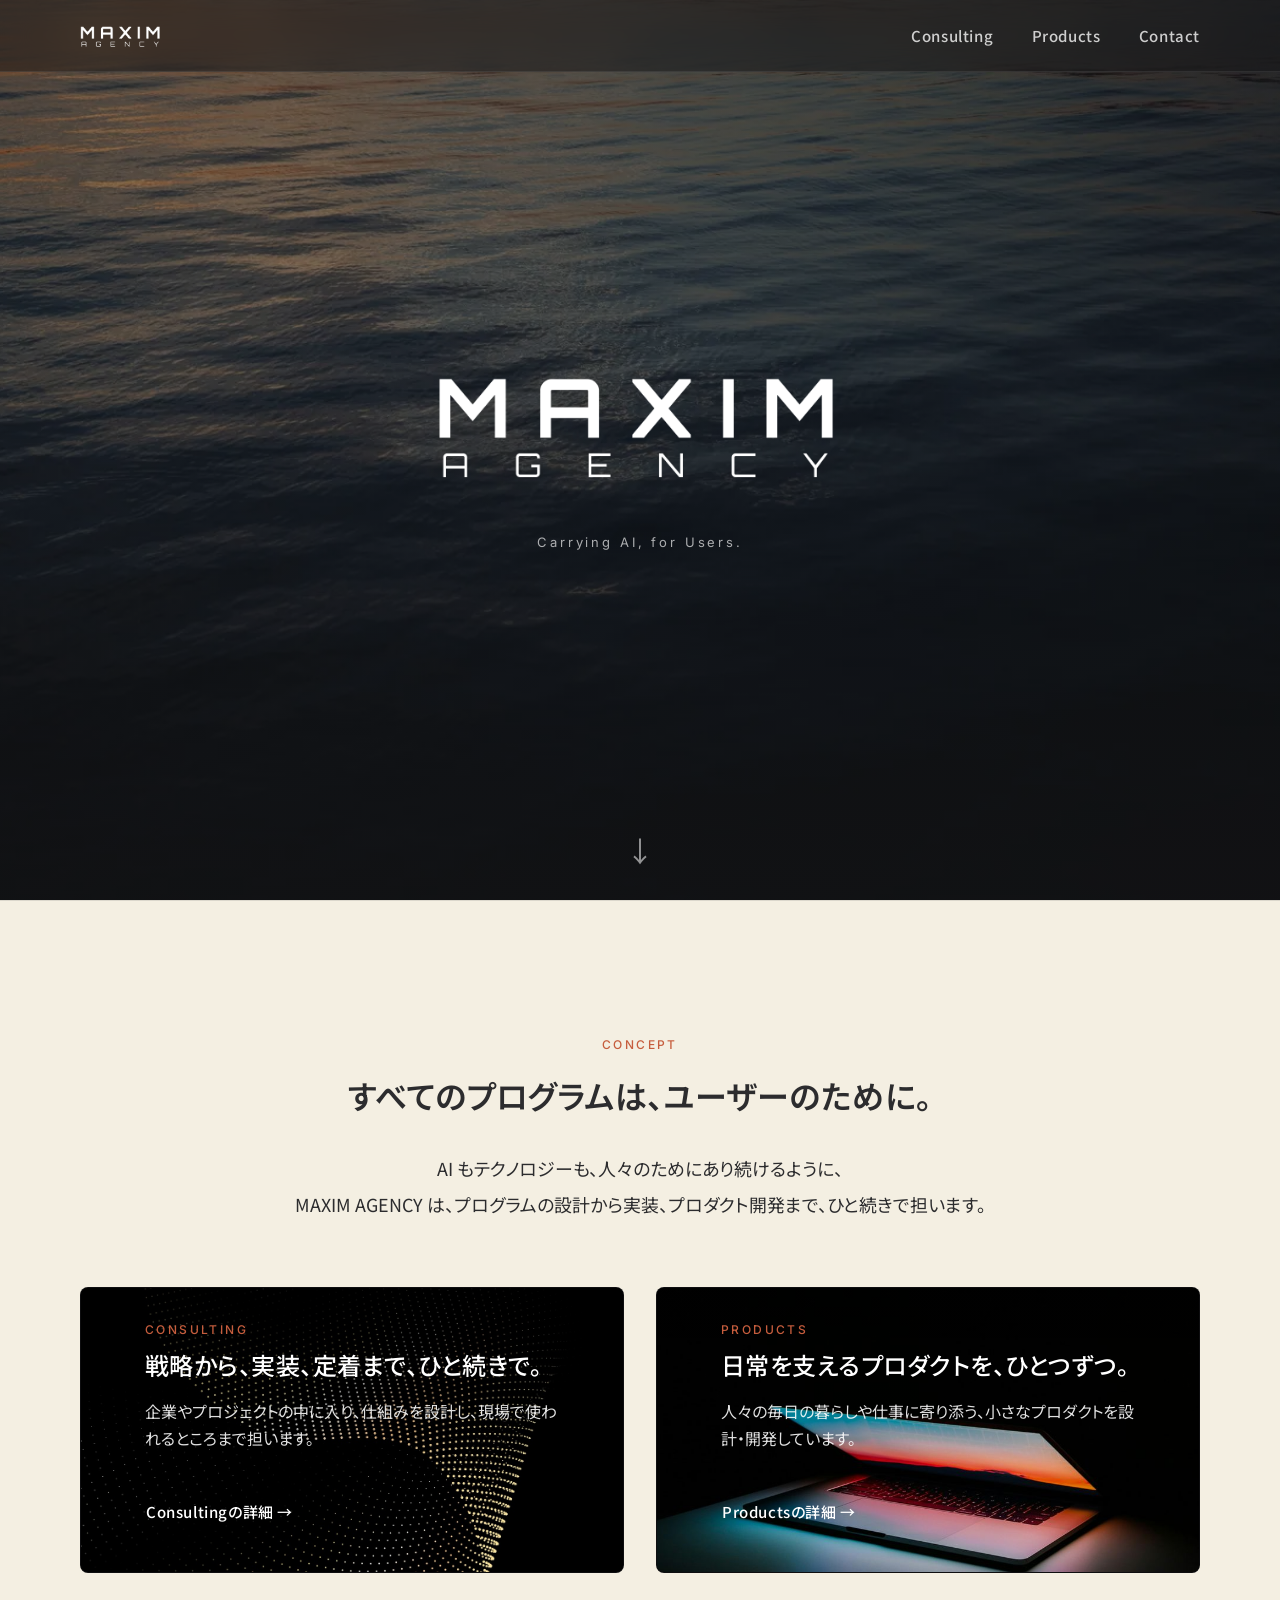
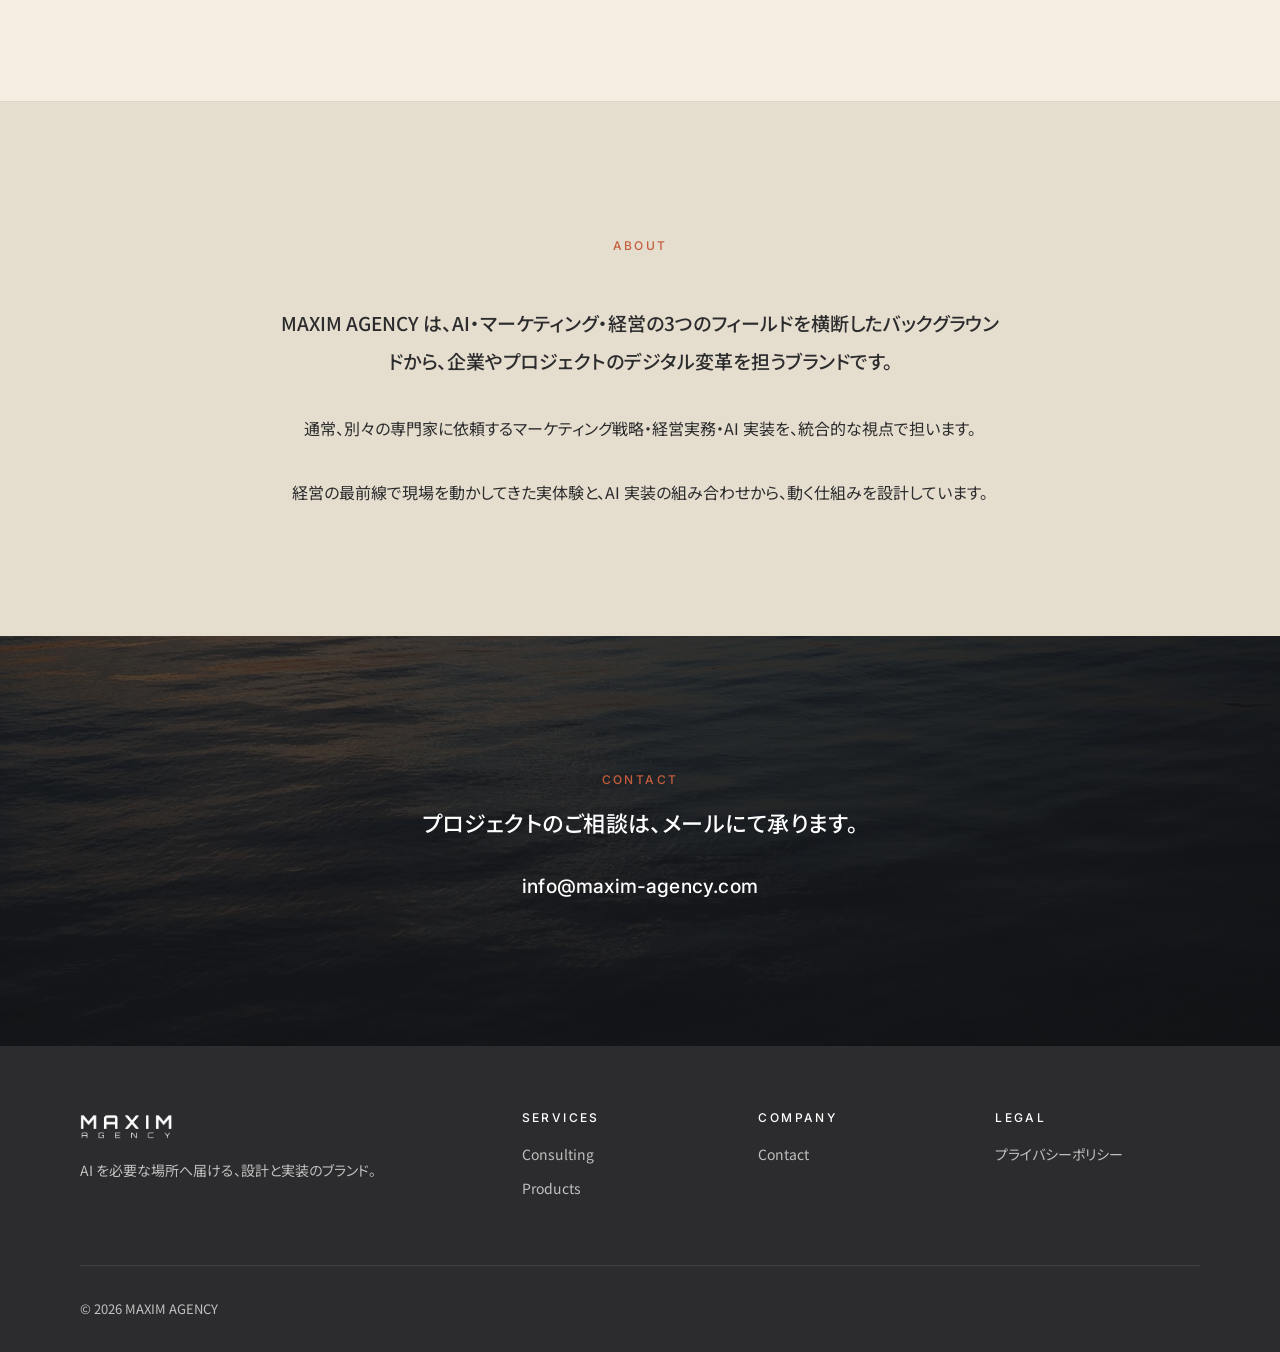
<file: index.html>
<!DOCTYPE html>
<html lang="ja">
<head>
<meta charset="utf-8">
<meta name="viewport" content="width=device-width, initial-scale=1.0">

<script async src="https://www.googletagmanager.com/gtag/js?id=G-1SFV9Q998X"></script>
<script>
  window.dataLayer = window.dataLayer || [];
  function gtag(){dataLayer.push(arguments);}
  gtag('js', new Date());
  gtag('config', 'G-1SFV9Q998X');
</script>

<title>MAXIM AGENCY — AI を必要な場所へ届ける、設計と実装のブランド</title>
<meta name="description" content="MAXIM AGENCY は、AI を必要な場所へ届ける、設計と実装のブランドです。Consulting と Products の 2 事業を展開しています。">
<link rel="canonical" href="https://maxim-agency.com/">

<link rel="icon" href="/favicon.ico" sizes="32x32 16x16">
<link rel="icon" href="/favicon.svg" type="image/svg+xml">
<link rel="icon" href="/favicon.png" type="image/png">
<link rel="apple-touch-icon" href="/apple-touch-icon.png">

<meta property="og:type" content="website">
<meta property="og:url" content="https://maxim-agency.com/">
<meta property="og:title" content="MAXIM AGENCY — AI を必要な場所へ届ける、設計と実装のブランド">
<meta property="og:description" content="MAXIM AGENCY は、AI を必要な場所へ届ける、設計と実装のブランドです。Consulting と Products の 2 事業を展開しています。">
<meta property="og:image" content="https://maxim-agency.com/og-image.jpg">
<meta property="og:locale" content="ja_JP">
<meta name="twitter:card" content="summary_large_image">

<link rel="preload" as="image" type="image/webp" imagesrcset="/hero-768.webp 768w, /hero-1280.webp 1280w, /hero-1920.webp 1920w" imagesizes="(max-width: 768px) 768px, (max-width: 1280px) 1280px, 1920px" fetchpriority="high">

<link rel="preconnect" href="https://fonts.googleapis.com">
<link rel="preconnect" href="https://fonts.gstatic.com" crossorigin>
<link href="https://fonts.googleapis.com/css2?family=Inter:wght@400;500;600&family=Noto+Sans+JP:wght@400;500;600&display=swap" rel="stylesheet">

<link rel="stylesheet" href="/assets/css/style.css?v=20260512c">
</head>
<body>

<nav class="nav" aria-label="グローバルナビゲーション">
  <div class="container nav-inner">
    <a href="/" class="nav-logo" aria-label="MAXIM AGENCY ホーム">
      <img src="/new-logo-black.png" alt="MAXIM AGENCY" class="logo-default">
      <img src="/new-logo-white.png" alt="" class="logo-on-hero" aria-hidden="true">
    </a>
    <button class="nav-toggle" aria-expanded="false" aria-controls="nav-links" aria-label="メニューを開く">
      <span class="nav-toggle-bar"></span>
    </button>
    <ul class="nav-links" id="nav-links" data-open="false">
      <li><a href="/consulting/">Consulting</a></li>
      <li><a href="/products/">Products</a></li>
      <li><a href="#contact">Contact</a></li>
    </ul>
  </div>
</nav>

<main>
  <section class="hero-photo hero-photo-center" data-hero-photo>
    <div class="hero-photo-bg" aria-hidden="true">
      <picture>
        <source srcset="/hero-768.webp" type="image/webp" media="(max-width: 768px)">
        <source srcset="/hero-1280.webp" type="image/webp" media="(max-width: 1280px)">
        <source srcset="/hero-1920.webp" type="image/webp">
        <img src="/hero-1280.jpg" alt="" loading="eager" fetchpriority="high">
      </picture>
    </div>
    <div class="hero-photo-overlay" aria-hidden="true"></div>
    <div class="container">
      <h1 style="margin: 0;">
        <img src="/new-logo-white.png" alt="MAXIM AGENCY" class="hero-photo-logo">
      </h1>
      <span class="hero-photo-tagline">Carrying AI, for Users.</span>
    </div>
    <div class="hero-photo-scroll" aria-hidden="true">↓</div>
  </section>

  <section class="section" style="background-color: var(--color-bg-card); border-block: 1px solid var(--color-border);">
    <div class="container fade-in">
      <div class="concept-block">
        <span class="section-label">Concept</span>
        <p class="concept-headline">すべてのプログラムは、<br class="break-mobile">ユーザーのために。</p>
        <p class="concept-body">AI もテクノロジーも、人々のためにあり続けるように、<br>MAXIM AGENCY は、プログラムの設計から実装、プロダクト開発まで、ひと続きで担います。</p>
      </div>
      <div class="home-services">
        <a href="/consulting/" class="card home-service-card">
          <div class="home-service-card-bg" aria-hidden="true">
            <picture>
              <source srcset="/consulting-hero-768.jpg" media="(max-width: 768px)">
              <source srcset="/consulting-hero-1280.jpg" media="(max-width: 1280px)">
              <source srcset="/consulting-hero-1920.jpg">
              <img src="/consulting-hero-1280.jpg" alt="" loading="lazy">
            </picture>
          </div>
          <div class="home-service-card-overlay" aria-hidden="true"></div>
          <div class="home-service-card-body">
            <span class="section-label">Consulting</span>
            <h3>戦略から、実装、定着まで、ひと続きで。</h3>
            <p>企業やプロジェクトの中に入り、仕組みを設計し、現場で使われるところまで担います。</p>
            <span class="btn btn-ghost">Consultingの詳細 &rarr;</span>
          </div>
        </a>
        <a href="/products/" class="card home-service-card">
          <div class="home-service-card-bg" aria-hidden="true">
            <picture>
              <source srcset="/products-hero-768.jpg" media="(max-width: 768px)">
              <source srcset="/products-hero-1280.jpg" media="(max-width: 1280px)">
              <source srcset="/products-hero-1920.jpg">
              <img src="/products-hero-1280.jpg" alt="" loading="lazy">
            </picture>
          </div>
          <div class="home-service-card-overlay" aria-hidden="true"></div>
          <div class="home-service-card-body">
            <span class="section-label">Products</span>
            <h3>日常を支えるプロダクトを、ひとつずつ。</h3>
            <p>人々の毎日の暮らしや仕事に寄り添う、小さなプロダクトを設計・開発しています。</p>
            <span class="btn btn-ghost">Productsの詳細 &rarr;</span>
          </div>
        </a>
      </div>
    </div>
  </section>

  <section class="section">
    <div class="container container-narrow fade-in" style="text-align: center;">
      <span class="section-label">About</span>
      <p style="font-size: clamp(1.0625rem, 1.5vw, 1.1875rem); line-height: 2; font-weight: 500; color: var(--color-text); margin-block: var(--space-md);">MAXIM AGENCY は、AI・マーケティング・経営の3つのフィールドを横断したバックグラウンドから、企業やプロジェクトのデジタル変革を担うブランドです。</p>
      <p style="line-height: 2; color: var(--color-text); margin-bottom: var(--space-md);">通常、別々の専門家に依頼するマーケティング戦略・経営実務・AI 実装を、統合的な視点で担います。</p>
      <p style="line-height: 2; color: var(--color-text);">経営の最前線で現場を動かしてきた実体験と、AI 実装の組み合わせから、動く仕組みを設計しています。</p>
    </div>
  </section>

  <section class="cta-photo" id="contact">
    <div class="hero-photo-bg" aria-hidden="true">
      <picture>
        <source srcset="/hero-768.webp" type="image/webp" media="(max-width: 768px)">
        <source srcset="/hero-1280.webp" type="image/webp" media="(max-width: 1280px)">
        <source srcset="/hero-1920.webp" type="image/webp">
        <img src="/hero-1280.jpg" alt="" loading="lazy">
      </picture>
    </div>
    <div class="hero-photo-overlay" aria-hidden="true"></div>
    <div class="container fade-in">
      <span class="section-label">Contact</span>
      <h2 style="margin-bottom: var(--space-sm); font-size: clamp(1.125rem, 1.8vw, 1.375rem); font-weight: 500;">プロジェクトのご相談は、メールにて承ります。</h2>
      <a class="contact-mail" href="mailto:info@maxim-agency.com" style="font-size: clamp(1rem, 1.5vw, 1.25rem); margin-block: var(--space-sm);">info@maxim-agency.com</a>
    </div>
  </section>
</main>

<footer class="footer">
  <div class="container">
    <div class="footer-grid">
      <div class="footer-brand">
        <img src="/new-logo-white.png" alt="MAXIM AGENCY">
        <p>AI を必要な場所へ届ける、設計と実装のブランド。</p>
      </div>
      <div class="footer-col">
        <h4>Services</h4>
        <ul>
          <li><a href="/consulting/">Consulting</a></li>
          <li><a href="/products/">Products</a></li>
        </ul>
      </div>
      <div class="footer-col">
        <h4>Company</h4>
        <ul>
              <li><a href="#contact">Contact</a></li>
        </ul>
      </div>
      <div class="footer-col">
        <h4>Legal</h4>
        <ul>
          <li><a href="/legal/privacy/">プライバシーポリシー</a></li>
        </ul>
      </div>
    </div>
    <div class="footer-bottom">
      <span>&copy; 2026 MAXIM AGENCY</span>
    </div>
  </div>
</footer>

<script src="/assets/js/main.js?v=20260512c" defer></script>
</body>
</html>
</file>
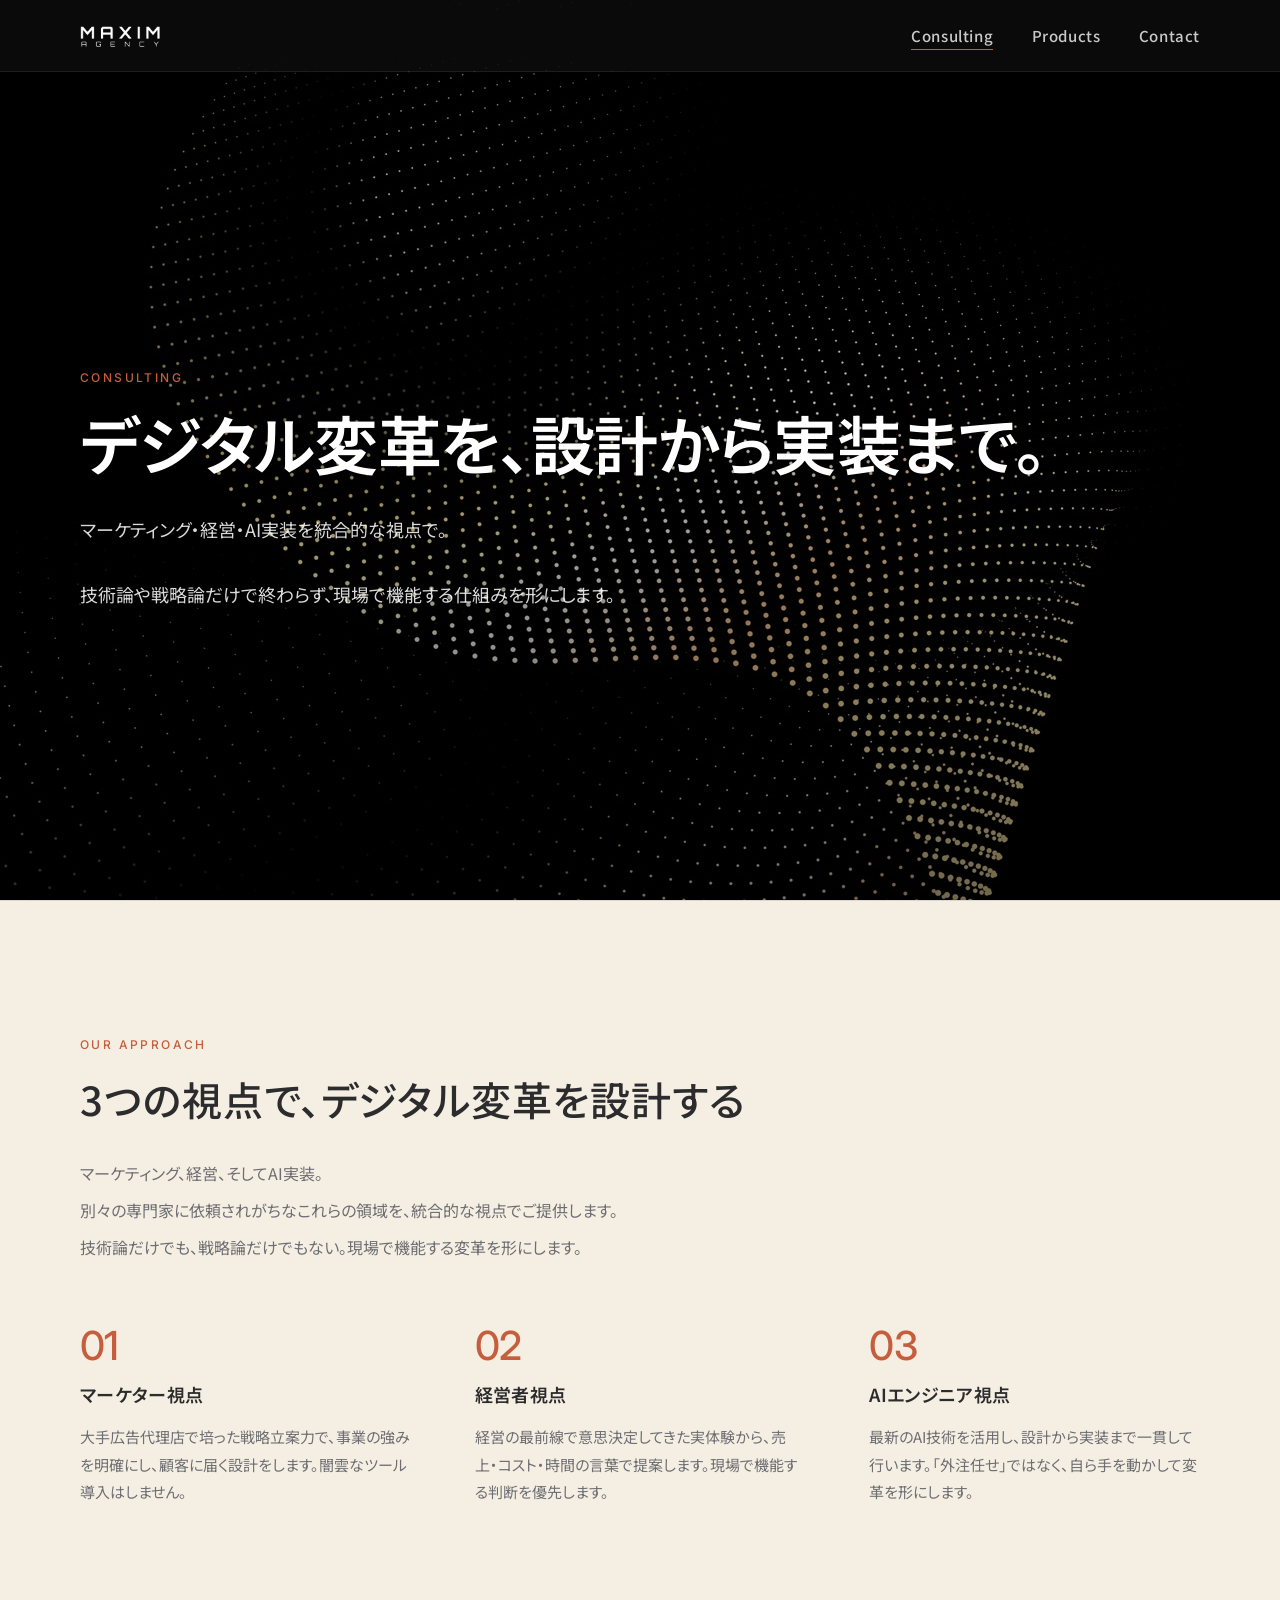
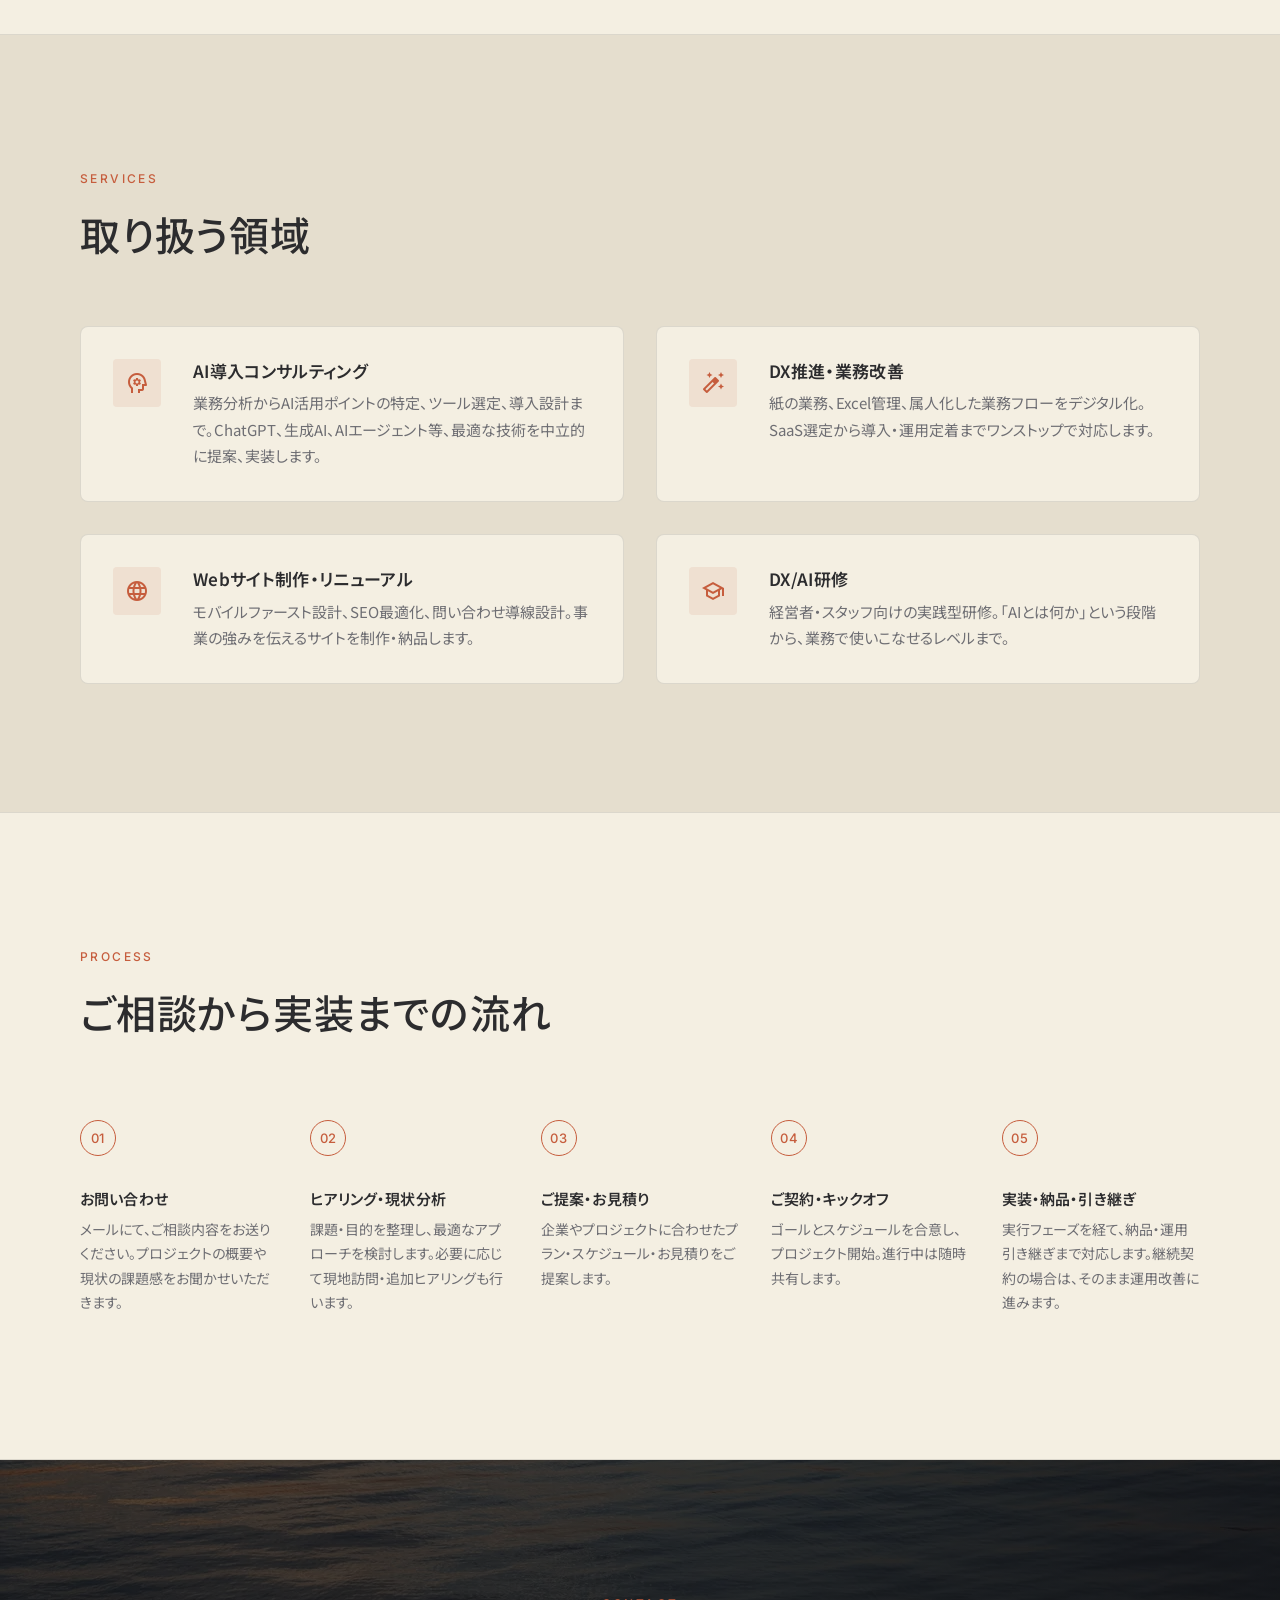
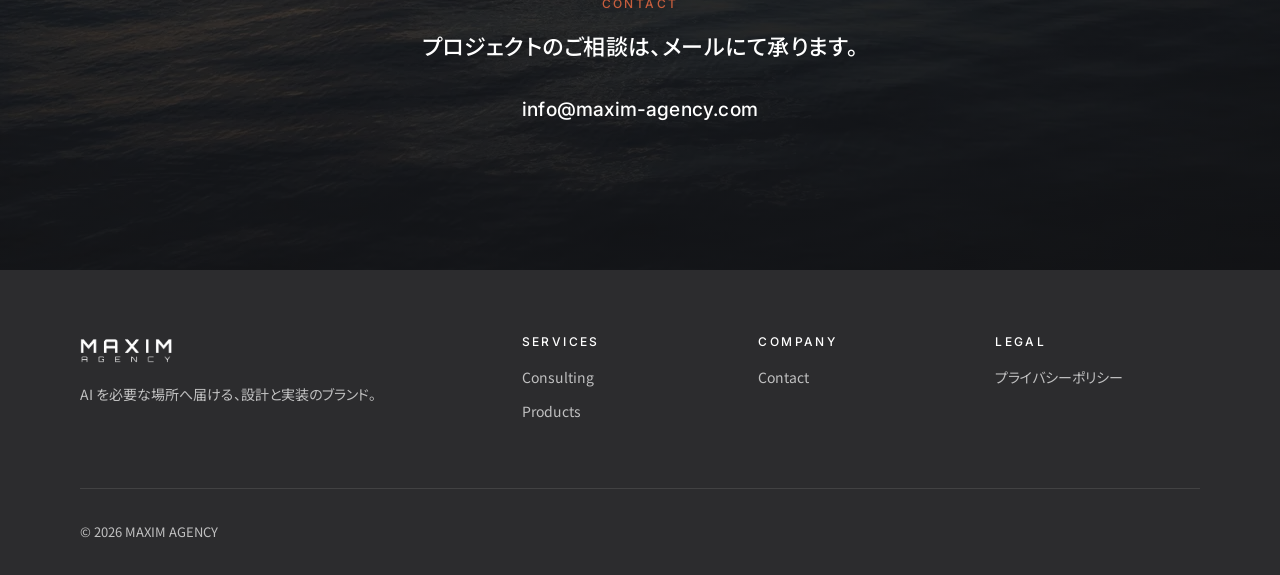
<file: consulting/index.html>
<!DOCTYPE html>
<html lang="ja">
<head>
<meta charset="utf-8">
<meta name="viewport" content="width=device-width, initial-scale=1.0">

<script async src="https://www.googletagmanager.com/gtag/js?id=G-1SFV9Q998X"></script>
<script>
  window.dataLayer = window.dataLayer || [];
  function gtag(){dataLayer.push(arguments);}
  gtag('js', new Date());
  gtag('config', 'G-1SFV9Q998X');
</script>

<title>Consulting | MAXIM AGENCY</title>
<meta name="description" content="マーケティング・経営・AI実装の3つの視点を統合し、デジタル変革を設計から実装まで担います。AI導入、DX推進、Webサイト制作、研修まで対応。">
<link rel="canonical" href="https://maxim-agency.com/consulting/">

<link rel="icon" href="/favicon.ico" sizes="32x32 16x16">
<link rel="icon" href="/favicon.svg" type="image/svg+xml">
<link rel="icon" href="/favicon.png" type="image/png">
<link rel="apple-touch-icon" href="/apple-touch-icon.png">

<meta property="og:type" content="website">
<meta property="og:url" content="https://maxim-agency.com/consulting/">
<meta property="og:title" content="Consulting | MAXIM AGENCY">
<meta property="og:description" content="マーケティング・経営・AI実装の3つの視点で、デジタル変革を設計から実装まで担います。">
<meta property="og:image" content="https://maxim-agency.com/og-image.jpg">
<meta property="og:locale" content="ja_JP">
<meta name="twitter:card" content="summary_large_image">

<link rel="preload" as="image" type="image/jpeg" imagesrcset="/consulting-hero-768.jpg 768w, /consulting-hero-1280.jpg 1280w, /consulting-hero-1920.jpg 1920w" imagesizes="(max-width: 768px) 768px, (max-width: 1280px) 1280px, 1920px" fetchpriority="high">

<link rel="preconnect" href="https://fonts.googleapis.com">
<link rel="preconnect" href="https://fonts.gstatic.com" crossorigin>
<link href="https://fonts.googleapis.com/css2?family=Inter:wght@400;500;600&family=Noto+Sans+JP:wght@400;500;600&display=swap" rel="stylesheet">
<link href="https://fonts.googleapis.com/css2?family=Material+Symbols+Outlined:opsz,wght,FILL,GRAD@24,400,0,0" rel="stylesheet">

<link rel="stylesheet" href="/assets/css/style.css?v=20260512c">
</head>
<body>

<nav class="nav" aria-label="グローバルナビゲーション">
  <div class="container nav-inner">
    <a href="/" class="nav-logo" aria-label="MAXIM AGENCY ホーム">
      <img src="/new-logo-black.png" alt="MAXIM AGENCY" class="logo-default">
      <img src="/new-logo-white.png" alt="" class="logo-on-hero" aria-hidden="true">
    </a>
    <button class="nav-toggle" aria-expanded="false" aria-controls="nav-links" aria-label="メニューを開く">
      <span class="nav-toggle-bar"></span>
    </button>
    <ul class="nav-links" id="nav-links" data-open="false">
      <li><a href="/consulting/" aria-current="page">Consulting</a></li>
      <li><a href="/products/">Products</a></li>
      <li><a href="#contact">Contact</a></li>
    </ul>
  </div>
</nav>

<main>
  <section class="hero-photo" data-hero-photo>
    <div class="hero-photo-bg" aria-hidden="true">
      <picture>
        <source srcset="/consulting-hero-768.jpg" media="(max-width: 768px)">
        <source srcset="/consulting-hero-1280.jpg" media="(max-width: 1280px)">
        <source srcset="/consulting-hero-1920.jpg">
        <img src="/consulting-hero-1280.jpg" alt="" loading="eager" fetchpriority="high">
      </picture>
    </div>
    <div class="hero-photo-overlay" aria-hidden="true" style="background: linear-gradient(180deg, rgba(0, 0, 0, 0.35) 0%, rgba(0, 0, 0, 0.25) 40%, rgba(0, 0, 0, 0.55) 100%);"></div>
    <div class="container fade-in">
      <span class="section-label">Consulting</span>
      <h1 class="text-nowrap-md">デジタル変革を、設計から実装まで。</h1>
      <p class="page-hero-lead" style="margin-bottom: var(--space-md);">マーケティング・経営・AI実装を統合的な視点で。</p>
      <p class="page-hero-lead">技術論や戦略論だけで終わらず、現場で機能する仕組みを形にします。</p>
    </div>
  </section>

  <section class="section" style="background-color: var(--color-bg-card); border-block: 1px solid var(--color-border);">
    <div class="container fade-in">
      <span class="section-label">Our Approach</span>
      <h2 style="margin-bottom: var(--space-md);">3つの視点で、デジタル変革を設計する</h2>
      <p style="color: var(--color-text-muted); max-width: 60ch; margin-bottom: var(--space-xs);">マーケティング、経営、そしてAI実装。</p>
      <p style="color: var(--color-text-muted); max-width: 60ch; margin-bottom: var(--space-xs);">別々の専門家に依頼されがちなこれらの領域を、統合的な視点でご提供します。</p>
      <p style="color: var(--color-text-muted); max-width: 60ch;">技術論だけでも、戦略論だけでもない。現場で機能する変革を形にします。</p>
      <div class="approach-grid">
        <div class="approach-pillar">
          <span class="approach-num">01</span>
          <h3>マーケター視点</h3>
          <p>大手広告代理店で培った戦略立案力で、事業の強みを明確にし、顧客に届く設計をします。闇雲なツール導入はしません。</p>
        </div>
        <div class="approach-pillar">
          <span class="approach-num">02</span>
          <h3>経営者視点</h3>
          <p>経営の最前線で意思決定してきた実体験から、売上・コスト・時間の言葉で提案します。現場で機能する判断を優先します。</p>
        </div>
        <div class="approach-pillar">
          <span class="approach-num">03</span>
          <h3>AIエンジニア視点</h3>
          <p>最新のAI技術を活用し、設計から実装まで一貫して行います。「外注任せ」ではなく、自ら手を動かして変革を形にします。</p>
        </div>
      </div>
    </div>
  </section>

  <section class="section">
    <div class="container fade-in">
      <span class="section-label">Services</span>
      <h2 style="margin-bottom: var(--space-lg);">取り扱う領域</h2>
      <div class="service-grid">
        <article class="service-card">
          <span class="service-card-icon"><span class="material-symbols-outlined">psychology</span></span>
          <div>
            <h3>AI導入コンサルティング</h3>
            <p>業務分析からAI活用ポイントの特定、ツール選定、導入設計まで。ChatGPT、生成AI、AIエージェント等、最適な技術を中立的に提案、実装します。</p>
          </div>
        </article>
        <article class="service-card">
          <span class="service-card-icon"><span class="material-symbols-outlined">auto_fix_high</span></span>
          <div>
            <h3>DX推進・業務改善</h3>
            <p>紙の業務、Excel管理、属人化した業務フローをデジタル化。SaaS選定から導入・運用定着までワンストップで対応します。</p>
          </div>
        </article>
        <article class="service-card">
          <span class="service-card-icon"><span class="material-symbols-outlined">language</span></span>
          <div>
            <h3>Webサイト制作・リニューアル</h3>
            <p>モバイルファースト設計、SEO最適化、問い合わせ導線設計。事業の強みを伝えるサイトを制作・納品します。</p>
          </div>
        </article>
        <article class="service-card">
          <span class="service-card-icon"><span class="material-symbols-outlined">school</span></span>
          <div>
            <h3>DX/AI研修</h3>
            <p>経営者・スタッフ向けの実践型研修。「AIとは何か」という段階から、業務で使いこなせるレベルまで。</p>
          </div>
        </article>
      </div>
    </div>
  </section>

  <section class="section" style="background-color: var(--color-bg-card); border-block: 1px solid var(--color-border);">
    <div class="container fade-in">
      <span class="section-label">Process</span>
      <h2 style="margin-bottom: var(--space-lg);">ご相談から実装までの流れ</h2>
      <ol class="process-grid">
        <li class="process-step">
          <span class="process-step-num">01</span>
          <h3>お問い合わせ</h3>
          <p>メールにて、ご相談内容をお送りください。プロジェクトの概要や現状の課題感をお聞かせいただきます。</p>
        </li>
        <li class="process-step">
          <span class="process-step-num">02</span>
          <h3>ヒアリング・現状分析</h3>
          <p>課題・目的を整理し、最適なアプローチを検討します。必要に応じて現地訪問・追加ヒアリングも行います。</p>
        </li>
        <li class="process-step">
          <span class="process-step-num">03</span>
          <h3>ご提案・お見積り</h3>
          <p>企業やプロジェクトに合わせたプラン・スケジュール・お見積りをご提案します。</p>
        </li>
        <li class="process-step">
          <span class="process-step-num">04</span>
          <h3>ご契約・キックオフ</h3>
          <p>ゴールとスケジュールを合意し、プロジェクト開始。進行中は随時共有します。</p>
        </li>
        <li class="process-step">
          <span class="process-step-num">05</span>
          <h3>実装・納品・引き継ぎ</h3>
          <p>実行フェーズを経て、納品・運用引き継ぎまで対応します。継続契約の場合は、そのまま運用改善に進みます。</p>
        </li>
      </ol>
    </div>
  </section>

  <section class="cta-photo" id="contact">
    <div class="hero-photo-bg" aria-hidden="true">
      <picture>
        <source srcset="/hero-768.webp" type="image/webp" media="(max-width: 768px)">
        <source srcset="/hero-1280.webp" type="image/webp" media="(max-width: 1280px)">
        <source srcset="/hero-1920.webp" type="image/webp">
        <img src="/hero-1280.jpg" alt="" loading="lazy">
      </picture>
    </div>
    <div class="hero-photo-overlay" aria-hidden="true"></div>
    <div class="container fade-in">
      <span class="section-label">Contact</span>
      <h2 style="margin-bottom: var(--space-sm); font-size: clamp(1.125rem, 1.8vw, 1.375rem); font-weight: 500;">プロジェクトのご相談は、メールにて承ります。</h2>
      <a class="contact-mail" href="mailto:info@maxim-agency.com" style="font-size: clamp(1rem, 1.5vw, 1.25rem); margin-block: var(--space-sm);">info@maxim-agency.com</a>
    </div>
  </section>
</main>

<footer class="footer">
  <div class="container">
    <div class="footer-grid">
      <div class="footer-brand">
        <img src="/new-logo-white.png" alt="MAXIM AGENCY">
        <p>AI を必要な場所へ届ける、設計と実装のブランド。</p>
      </div>
      <div class="footer-col">
        <h4>Services</h4>
        <ul>
          <li><a href="/consulting/">Consulting</a></li>
          <li><a href="/products/">Products</a></li>
        </ul>
      </div>
      <div class="footer-col">
        <h4>Company</h4>
        <ul>
              <li><a href="#contact">Contact</a></li>
        </ul>
      </div>
      <div class="footer-col">
        <h4>Legal</h4>
        <ul>
          <li><a href="/legal/privacy/">プライバシーポリシー</a></li>
        </ul>
      </div>
    </div>
    <div class="footer-bottom">
      <span>&copy; 2026 MAXIM AGENCY</span>
    </div>
  </div>
</footer>

<script src="/assets/js/main.js?v=20260512c" defer></script>
</body>
</html>
</file>
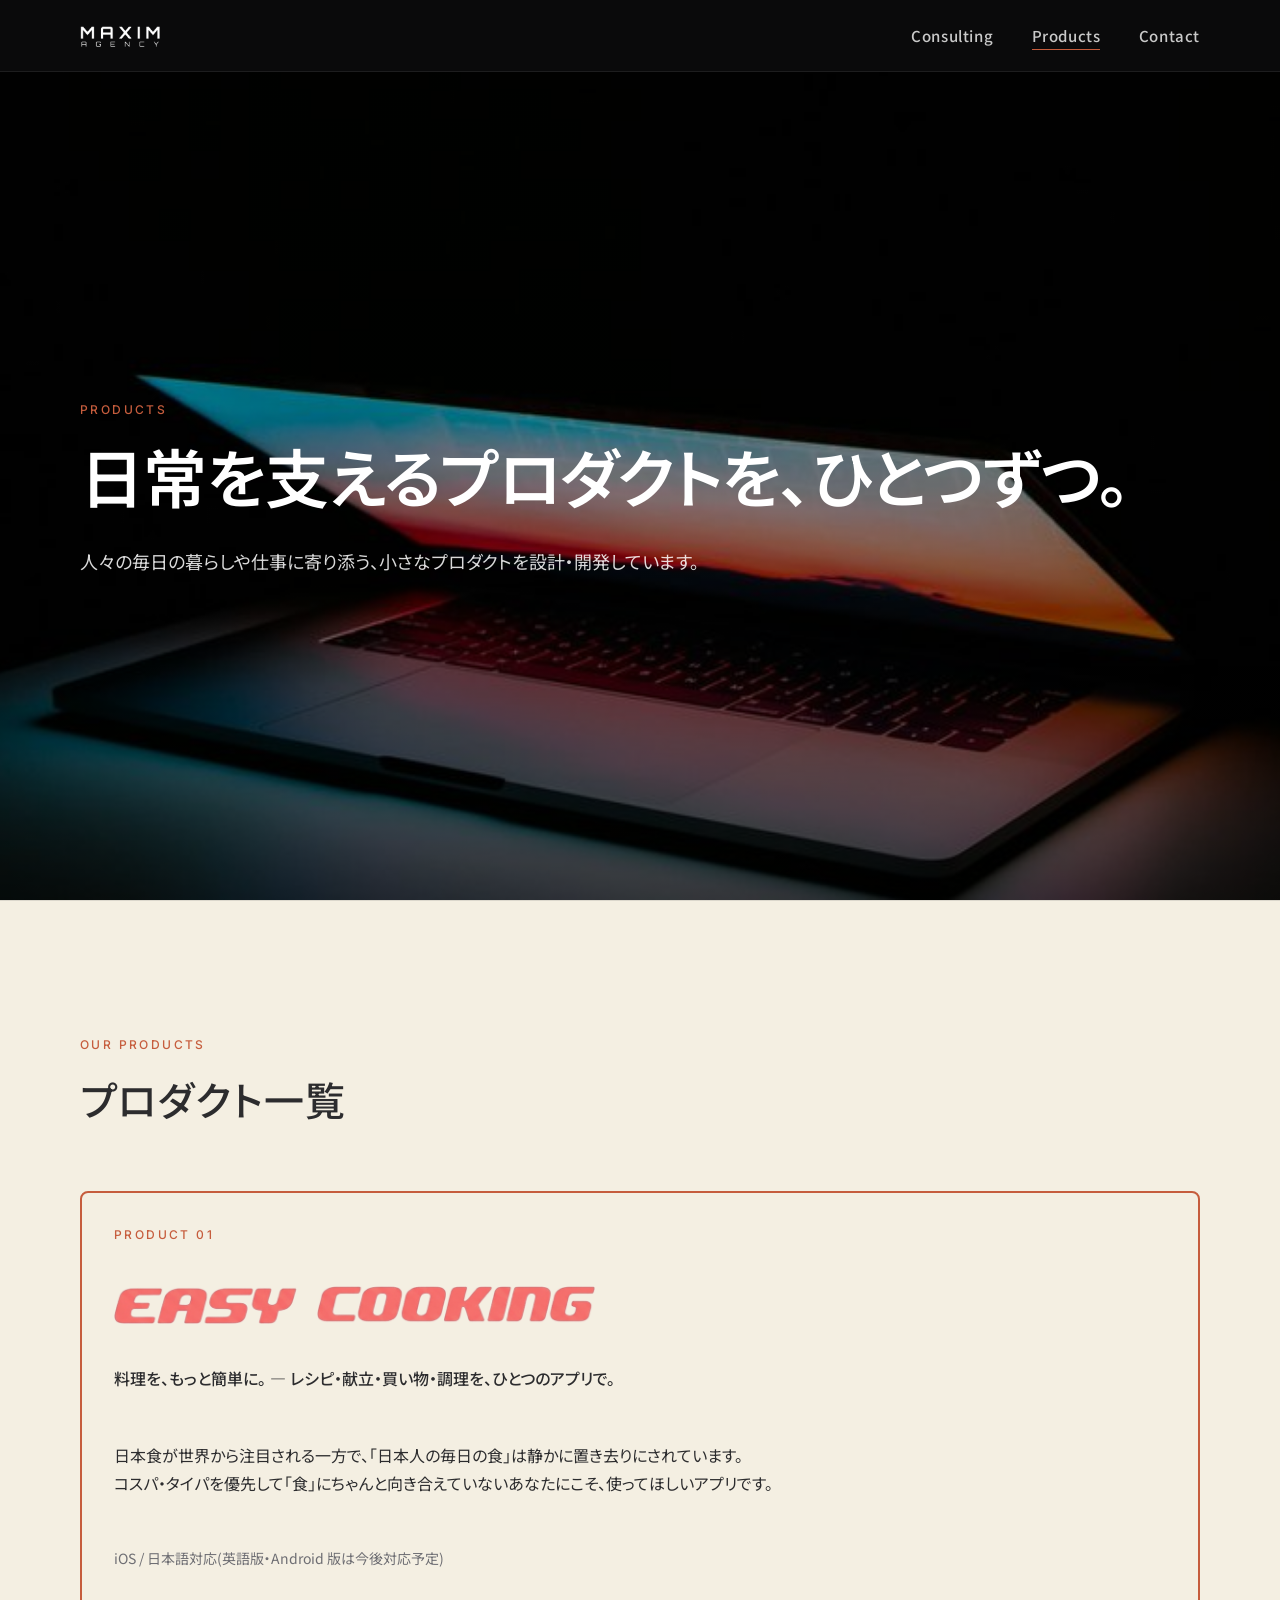
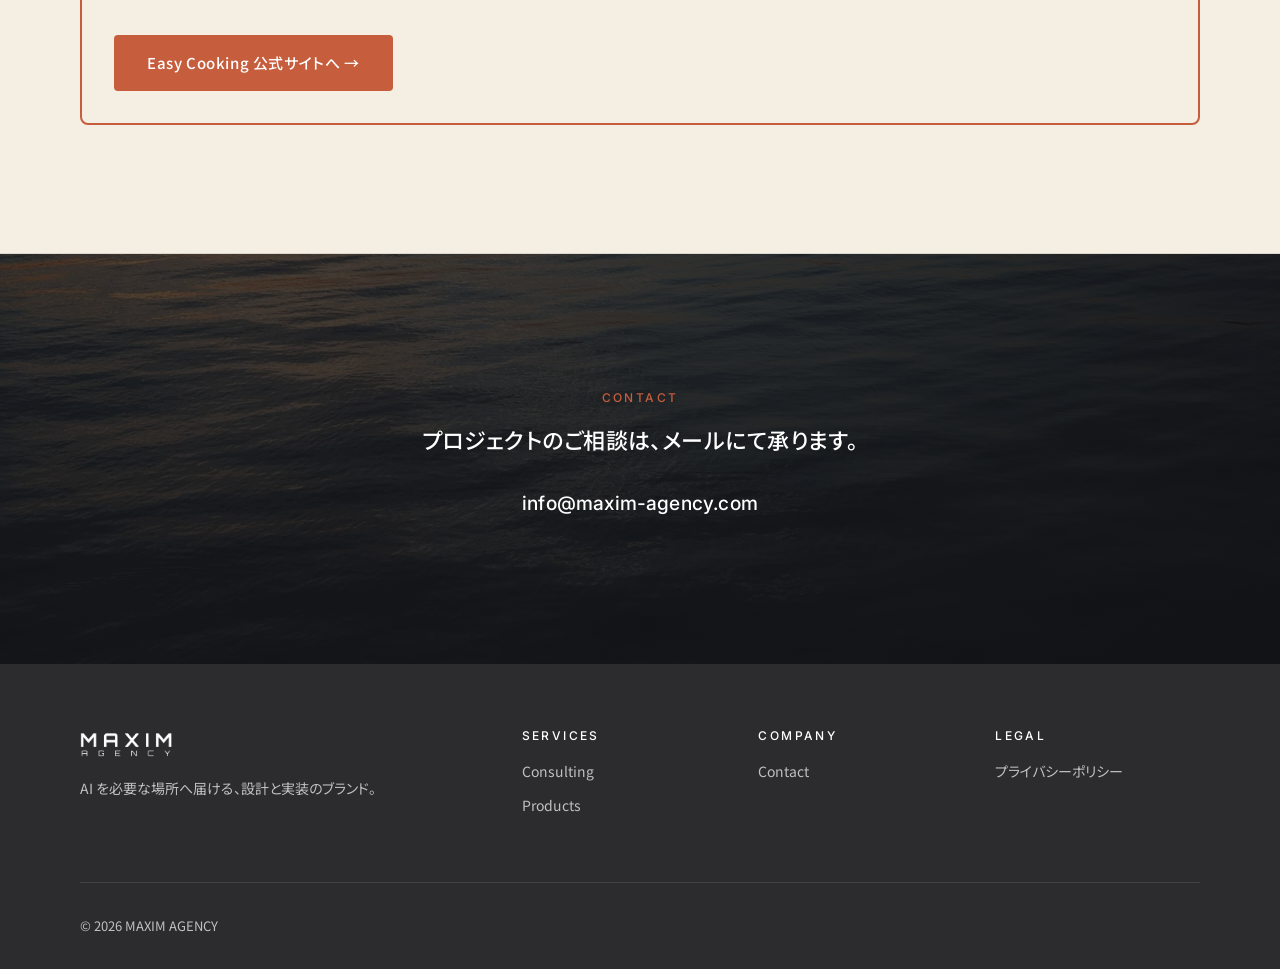
<file: products/index.html>
<!DOCTYPE html>
<html lang="ja">
<head>
<meta charset="utf-8">
<meta name="viewport" content="width=device-width, initial-scale=1.0">

<script async src="https://www.googletagmanager.com/gtag/js?id=G-1SFV9Q998X"></script>
<script>
  window.dataLayer = window.dataLayer || [];
  function gtag(){dataLayer.push(arguments);}
  gtag('js', new Date());
  gtag('config', 'G-1SFV9Q998X');
</script>

<title>Products | MAXIM AGENCY</title>
<meta name="description" content="人の日常を支えるアプリを、ひとつずつ。MAXIM AGENCY のプロダクト事業。第 1 弾は、料理を支える iOS アプリ「Easy Cooking」。">
<link rel="canonical" href="https://maxim-agency.com/products/">

<link rel="icon" href="/favicon.ico" sizes="32x32 16x16">
<link rel="icon" href="/favicon.svg" type="image/svg+xml">
<link rel="icon" href="/favicon.png" type="image/png">
<link rel="apple-touch-icon" href="/apple-touch-icon.png">

<meta property="og:type" content="website">
<meta property="og:url" content="https://maxim-agency.com/products/">
<meta property="og:title" content="Products | MAXIM AGENCY">
<meta property="og:description" content="人の日常を支えるアプリを、ひとつずつ。第 1 弾は Easy Cooking。">
<meta property="og:image" content="https://maxim-agency.com/og-image.jpg">
<meta property="og:locale" content="ja_JP">
<meta name="twitter:card" content="summary_large_image">

<link rel="preload" as="image" type="image/jpeg" imagesrcset="/products-hero-768.jpg 768w, /products-hero-1280.jpg 1280w, /products-hero-1920.jpg 1920w" imagesizes="(max-width: 768px) 768px, (max-width: 1280px) 1280px, 1920px" fetchpriority="high">

<link rel="preconnect" href="https://fonts.googleapis.com">
<link rel="preconnect" href="https://fonts.gstatic.com" crossorigin>
<link href="https://fonts.googleapis.com/css2?family=Inter:wght@400;500;600&family=Noto+Sans+JP:wght@400;500;600&display=swap" rel="stylesheet">

<link rel="stylesheet" href="/assets/css/style.css?v=20260512c">
</head>
<body>

<nav class="nav" aria-label="グローバルナビゲーション">
  <div class="container nav-inner">
    <a href="/" class="nav-logo" aria-label="MAXIM AGENCY ホーム">
      <img src="/new-logo-black.png" alt="MAXIM AGENCY" class="logo-default">
      <img src="/new-logo-white.png" alt="" class="logo-on-hero" aria-hidden="true">
    </a>
    <button class="nav-toggle" aria-expanded="false" aria-controls="nav-links" aria-label="メニューを開く">
      <span class="nav-toggle-bar"></span>
    </button>
    <ul class="nav-links" id="nav-links" data-open="false">
      <li><a href="/consulting/">Consulting</a></li>
      <li><a href="/products/" aria-current="page">Products</a></li>
      <li><a href="#contact">Contact</a></li>
    </ul>
  </div>
</nav>

<main>
  <section class="hero-photo" data-hero-photo>
    <div class="hero-photo-bg" aria-hidden="true">
      <picture>
        <source srcset="/products-hero-1280.jpg 1x, /products-hero-1920.jpg 2x" media="(max-width: 768px)">
        <source srcset="/products-hero-1280.jpg" media="(max-width: 1280px)">
        <source srcset="/products-hero-1920.jpg">
        <img src="/products-hero-1280.jpg" alt="" loading="eager" fetchpriority="high">
      </picture>
    </div>
    <div class="hero-photo-overlay" aria-hidden="true" style="background: linear-gradient(180deg, rgba(0, 0, 0, 0.45) 0%, rgba(0, 0, 0, 0.30) 40%, rgba(0, 0, 0, 0.65) 100%);"></div>
    <div class="container fade-in">
      <span class="section-label">Products</span>
      <h1 class="text-nowrap-md">日常を支えるプロダクトを、ひとつずつ。</h1>
      <p class="page-hero-lead text-nowrap-md" style="max-width: none;">人々の毎日の暮らしや仕事に寄り添う、小さなプロダクトを設計・開発しています。</p>
    </div>
  </section>

  <section class="section" style="background-color: var(--color-bg-card); border-block: 1px solid var(--color-border);">
    <div class="container fade-in">
      <span class="section-label">Our Products</span>
      <h2 style="margin-bottom: var(--space-lg);">プロダクト一覧</h2>

      <div class="product-list">
        <article class="product-card" style="border-color: var(--color-accent); border-width: 2px; padding: var(--space-md);">
          <span class="product-card-meta">Product 01</span>
          <h3 style="margin-block: var(--space-xs);"><img src="/easy-cooking-logo.png" alt="Easy Cooking" style="height: 38px; width: auto; display: block;"></h3>
          <p style="font-weight: 500; color: var(--color-text); margin-bottom: var(--space-sm);">料理を、もっと簡単に。 — レシピ・献立・買い物・調理を、ひとつのアプリで。</p>
          <p style="color: var(--color-text); margin-bottom: var(--space-sm);">日本食が世界から注目される一方で、「日本人の毎日の食」は静かに置き去りにされています。<br>コスパ・タイパを優先して「食」にちゃんと向き合えていないあなたにこそ、使ってほしいアプリです。</p>
          <p style="font-size: 0.875rem; color: var(--color-text-muted); margin-bottom: var(--space-md);">iOS / 日本語対応(英語版・Android 版は今後対応予定)</p>
          <div>
            <a class="btn btn-primary" href="https://easycooking.jp" target="_blank" rel="noopener">Easy Cooking 公式サイトへ &rarr;</a>
          </div>
        </article>
      </div>
    </div>
  </section>

  <section class="cta-photo" id="contact">
    <div class="hero-photo-bg" aria-hidden="true">
      <picture>
        <source srcset="/hero-768.webp" type="image/webp" media="(max-width: 768px)">
        <source srcset="/hero-1280.webp" type="image/webp" media="(max-width: 1280px)">
        <source srcset="/hero-1920.webp" type="image/webp">
        <img src="/hero-1280.jpg" alt="" loading="lazy">
      </picture>
    </div>
    <div class="hero-photo-overlay" aria-hidden="true"></div>
    <div class="container fade-in">
      <span class="section-label">Contact</span>
      <h2 style="margin-bottom: var(--space-sm); font-size: clamp(1.125rem, 1.8vw, 1.375rem); font-weight: 500;">プロジェクトのご相談は、メールにて承ります。</h2>
      <a class="contact-mail" href="mailto:info@maxim-agency.com" style="font-size: clamp(1rem, 1.5vw, 1.25rem); margin-block: var(--space-sm);">info@maxim-agency.com</a>
    </div>
  </section>
</main>

<footer class="footer">
  <div class="container">
    <div class="footer-grid">
      <div class="footer-brand">
        <img src="/new-logo-white.png" alt="MAXIM AGENCY">
        <p>AI を必要な場所へ届ける、設計と実装のブランド。</p>
      </div>
      <div class="footer-col">
        <h4>Services</h4>
        <ul>
          <li><a href="/consulting/">Consulting</a></li>
          <li><a href="/products/">Products</a></li>
        </ul>
      </div>
      <div class="footer-col">
        <h4>Company</h4>
        <ul>
              <li><a href="#contact">Contact</a></li>
        </ul>
      </div>
      <div class="footer-col">
        <h4>Legal</h4>
        <ul>
          <li><a href="/legal/privacy/">プライバシーポリシー</a></li>
        </ul>
      </div>
    </div>
    <div class="footer-bottom">
      <span>&copy; 2026 MAXIM AGENCY</span>
    </div>
  </div>
</footer>

<script src="/assets/js/main.js?v=20260512c" defer></script>
</body>
</html>
</file>
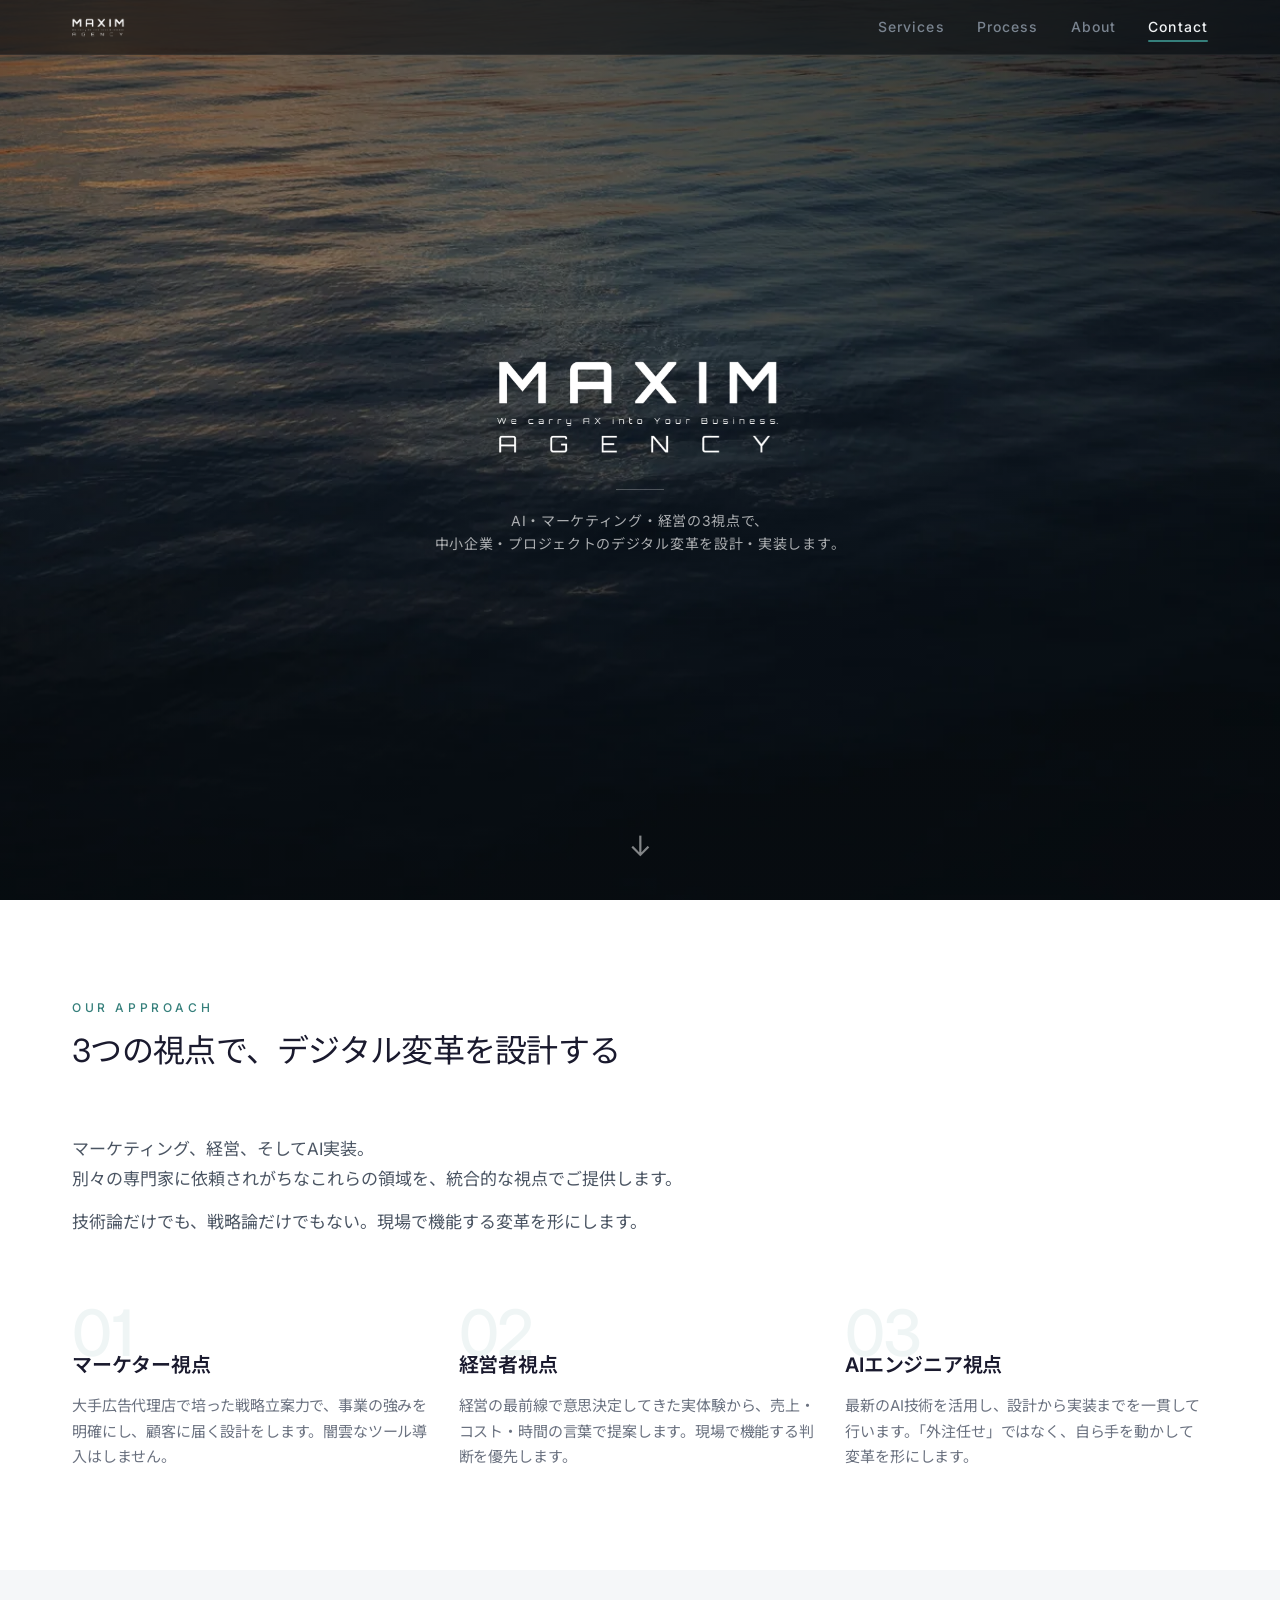
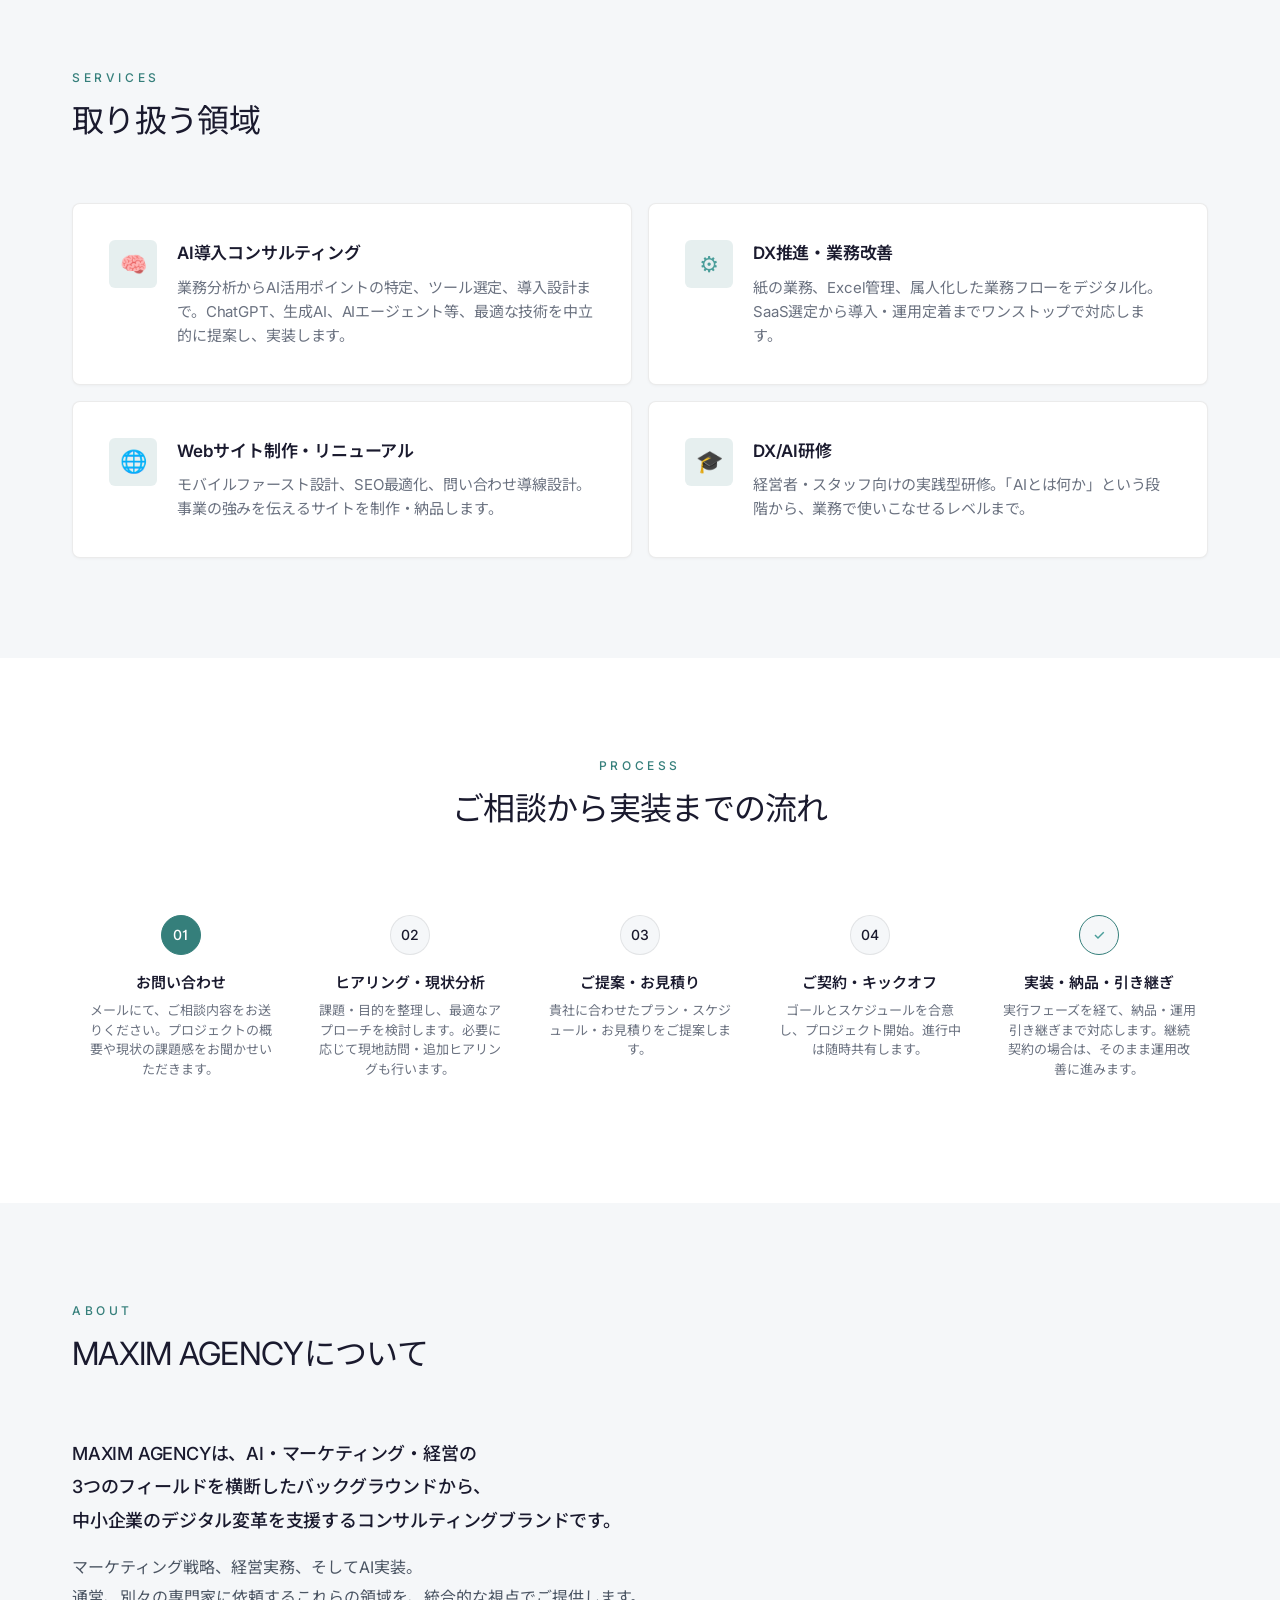
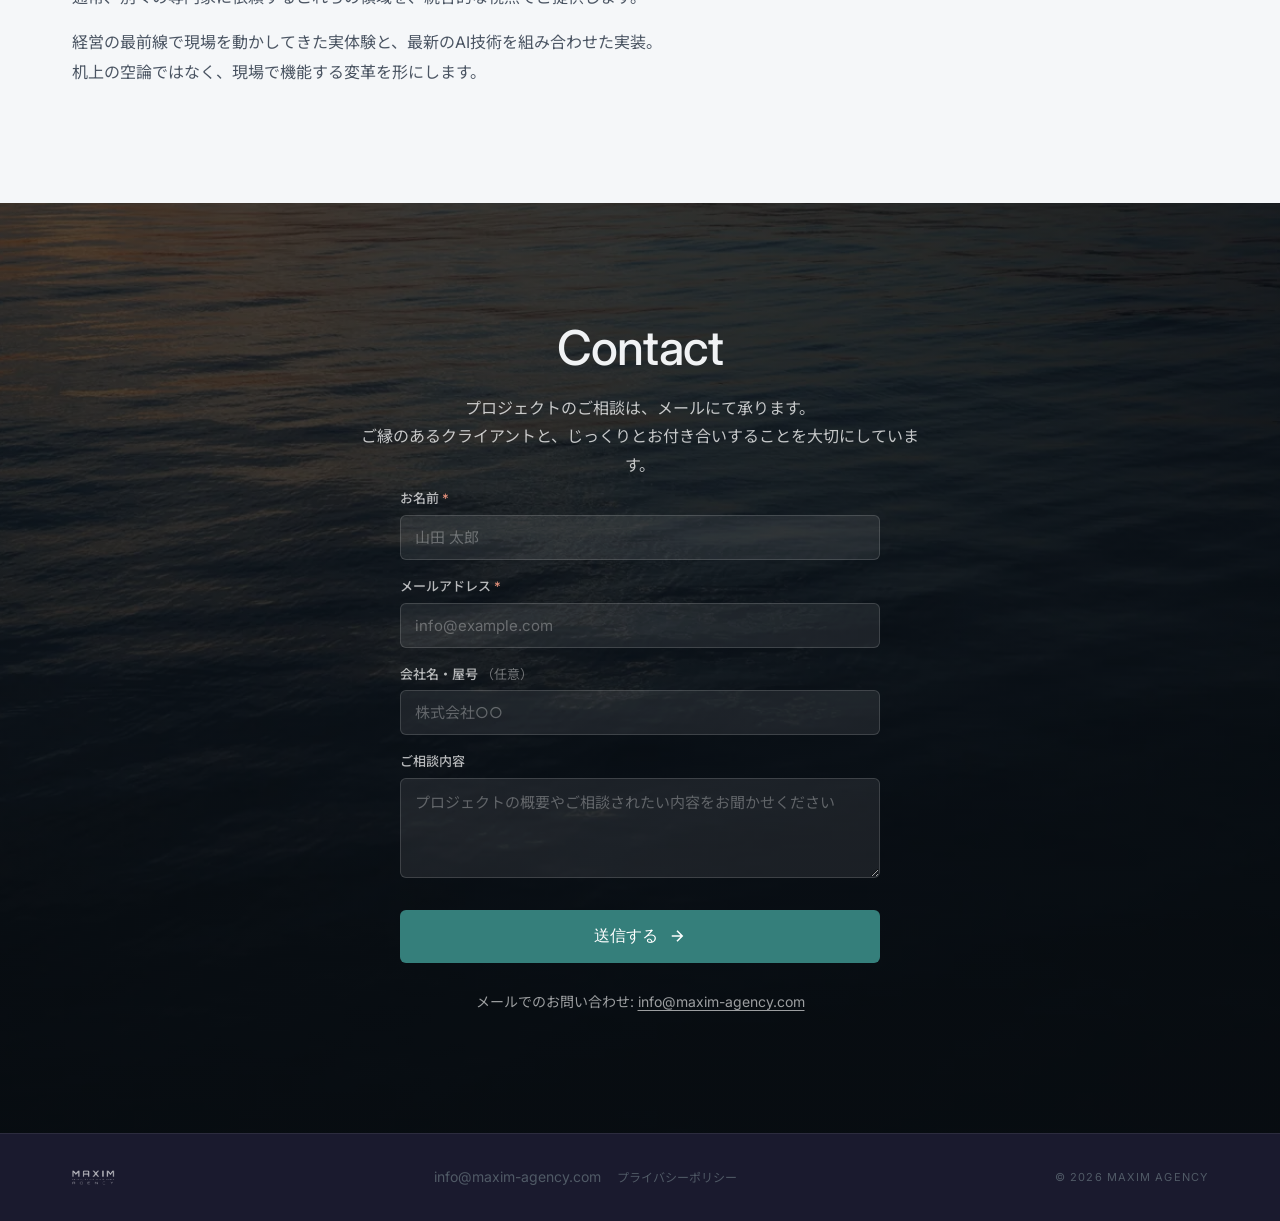
<file: _archives/legacy-site-2026-04/index.html>
<!DOCTYPE html>
<html class="scroll-smooth" lang="ja">
<head>
<meta charset="utf-8"/>
<meta content="width=device-width, initial-scale=1.0" name="viewport"/>

<!-- Google tag (gtag.js) -->
<script async src="https://www.googletagmanager.com/gtag/js?id=G-1SFV9Q998X"></script>
<script>
  window.dataLayer = window.dataLayer || [];
  function gtag(){dataLayer.push(arguments);}
  gtag('js', new Date());
  gtag('config', 'G-1SFV9Q998X');
</script>
<title>MAXIM AGENCY | We Carry AX Into Your Business</title>
<meta name="description" content="MAXIM AGENCY — AI・マーケティング・経営の3視点で、中小企業・プロジェクトのデジタル変革を設計・実装するコンサルティングブランド。東京都港区。">
<link rel="canonical" href="https://maxim-agency.com/">

<!-- OGP -->
<meta property="og:title" content="MAXIM AGENCY | We Carry AX Into Your Business">
<meta property="og:description" content="AI・マーケティング・経営の3視点で、中小企業・プロジェクトのデジタル変革を設計・実装します。">
<meta property="og:image" content="https://maxim-agency.com/og-image.jpg">
<meta property="og:url" content="https://maxim-agency.com/">
<meta property="og:type" content="website">
<meta property="og:locale" content="ja_JP">
<meta property="og:site_name" content="MAXIM AGENCY">

<!-- Twitter Card -->
<meta name="twitter:card" content="summary_large_image">
<meta name="twitter:title" content="MAXIM AGENCY | We Carry AX Into Your Business">
<meta name="twitter:description" content="AI・マーケティング・経営の3視点で、中小企業・プロジェクトのデジタル変革を設計・実装します。">
<meta name="twitter:image" content="https://maxim-agency.com/og-image.jpg">

<!-- Favicon -->
<link rel="icon" href="/favicon.ico" sizes="32x32 16x16">
<link rel="icon" href="/favicon.svg" type="image/svg+xml">
<link rel="icon" href="/favicon.png" type="image/png">
<link rel="apple-touch-icon" href="/apple-touch-icon.png">

<!-- Structured Data -->
<script type="application/ld+json">
{
  "@context": "https://schema.org",
  "@type": "ProfessionalService",
  "name": "MAXIM AGENCY",
  "description": "AI・マーケティング・経営の3視点で、中小企業・プロジェクトのデジタル変革を設計・実装するコンサルティングブランド。",
  "url": "https://maxim-agency.com/",
  "email": "info@maxim-agency.com",
  "address": {
    "@type": "PostalAddress",
    "addressLocality": "港区",
    "addressRegion": "東京都",
    "addressCountry": "JP"
  },
  "areaServed": "JP",
  "sameAs": []
}
</script>

<!-- Preload LCP hero image -->
<link rel="preload" as="image" type="image/webp" imagesrcset="hero-768.webp 768w, hero-1280.webp 1280w, hero-1920.webp 1920w" imagesizes="(max-width: 768px) 768px, (max-width: 1280px) 1280px, 1920px" fetchpriority="high">

<!-- Fonts: preconnect + display=swap for non-blocking -->
<link rel="preconnect" href="https://fonts.googleapis.com">
<link rel="preconnect" href="https://fonts.gstatic.com" crossorigin>
<link href="https://fonts.googleapis.com/css2?family=Inter:wght@400;500;600&family=Noto+Sans+JP:wght@400;500;600&display=swap" rel="stylesheet" media="print" onload="this.media='all'"/>
<noscript><link href="https://fonts.googleapis.com/css2?family=Inter:wght@400;500;600&family=Noto+Sans+JP:wght@400;500;600&display=swap" rel="stylesheet"/></noscript>
<style>
/* ===== DESIGN SYSTEM: Linear-inspired for MAXIM AGENCY ===== */

/* --- Reset & Base --- */
*, *::before, *::after { margin: 0; padding: 0; box-sizing: border-box; }

:root {
  /* Backgrounds — Dark */
  --bg-deep: #080d12;
  --bg-panel: #0c1319;
  --bg-surface: #111920;
  --bg-elevated: #182028;

  /* Backgrounds — Light */
  --bg-light: #FFFFFF;
  --bg-light-alt: #F5F7F9;

  /* Text — Dark mode */
  --text-primary: #f0f2f4;
  --text-secondary: #c0c8d0;
  --text-tertiary: #7a8490;
  --text-quaternary: #505a66;

  /* Text — Light mode */
  --text-dark-primary: #1A1A2E;
  --text-dark-secondary: #4B5563;
  --text-dark-tertiary: #6B7280;

  /* Accent — teal, derived from the water photo (WCAG AA compliant on white) */
  --accent: #357f7b;
  --accent-bright: #4a9e9a;
  --accent-hover: #5ec4bf;
  --accent-subtle: rgba(53, 127, 123, 0.12);

  /* Borders */
  --border-subtle: rgba(255, 255, 255, 0.05);
  --border-standard: rgba(255, 255, 255, 0.08);
  --border-visible: rgba(255, 255, 255, 0.12);
  --border-light: rgba(0, 0, 0, 0.08);
  --border-light-visible: rgba(0, 0, 0, 0.12);

  /* Misc */
  --radius-sm: 6px;
  --radius-md: 8px;
  --radius-lg: 12px;
  --radius-pill: 9999px;
}

html { font-size: 16px; -webkit-font-smoothing: antialiased; -moz-osx-font-smoothing: grayscale; }

body {
  font-family: 'Inter', 'Noto Sans JP', -apple-system, system-ui, sans-serif;
  font-feature-settings: "cv01", "ss03";
  background: var(--bg-light);
  color: var(--text-dark-secondary);
  line-height: 1.6;
  overflow-x: hidden;
}

a { color: inherit; text-decoration: none; }
img { display: block; max-width: 100%; }

/* --- Typography (Linear-inspired) --- */
.display-xl {
  font-size: clamp(36px, 6vw, 64px);
  font-weight: 500;
  line-height: 1.0;
  letter-spacing: -1.4px;
  color: var(--text-primary);
}
.display {
  font-size: clamp(28px, 4.5vw, 48px);
  font-weight: 500;
  line-height: 1.05;
  letter-spacing: -1.056px;
  color: var(--text-primary);
}
.heading-1 {
  font-size: clamp(22px, 3vw, 32px);
  font-weight: 400;
  line-height: 1.15;
  letter-spacing: -0.7px;
  color: var(--text-primary);
}
.heading-2 {
  font-size: clamp(18px, 2.2vw, 24px);
  font-weight: 500;
  line-height: 1.3;
  letter-spacing: -0.3px;
  color: var(--text-primary);
}
.heading-3 {
  font-size: 20px;
  font-weight: 600;
  line-height: 1.35;
  letter-spacing: -0.24px;
  color: var(--text-primary);
}
.body-lg {
  font-size: 18px;
  font-weight: 400;
  line-height: 1.7;
  letter-spacing: -0.165px;
  color: var(--text-secondary);
}
.body {
  font-size: 16px;
  font-weight: 400;
  line-height: 1.6;
  color: var(--text-secondary);
}
.body-sm {
  font-size: 15px;
  font-weight: 400;
  line-height: 1.6;
  letter-spacing: -0.165px;
  color: var(--text-tertiary);
}
.label {
  font-size: 12px;
  font-weight: 500;
  line-height: 1.4;
  letter-spacing: 0.3em;
  text-transform: uppercase;
  color: var(--accent);
}

/* --- Layout --- */
.container { max-width: 1200px; margin: 0 auto; padding: 0 32px; }
@media (max-width: 640px) { .container { padding: 0 20px; } }

.section { padding: 100px 0; }
@media (max-width: 768px) { .section { padding: 64px 0; } }

/* --- Navigation --- */
.nav {
  position: fixed; top: 0; left: 0; right: 0; z-index: 50;
  background: rgba(255, 255, 255, 0.95);
  backdrop-filter: blur(12px); -webkit-backdrop-filter: blur(12px);
  border-bottom: 1px solid var(--border-light);
  transition: background 0.4s, border-color 0.4s;
}
/* On hero: transparent dark overlay */
.nav.on-hero {
  background: rgba(8, 13, 18, 0.6);
  backdrop-filter: blur(20px); -webkit-backdrop-filter: blur(20px);
  border-bottom-color: var(--border-subtle);
}
.nav.on-hero .nav-link { color: var(--text-tertiary); }
.nav.on-hero .nav-link:hover { color: var(--text-primary); }
.nav.on-hero .nav-hamburger { color: var(--text-secondary); }
.nav-inner {
  max-width: 1200px; margin: 0 auto;
  display: flex; justify-content: space-between; align-items: center;
  padding: 16px 32px;
}
@media (max-width: 640px) { .nav-inner { padding: 14px 20px; } }
.nav-logo { height: 22px; width: auto; }
.nav-links { display: flex; gap: 32px; align-items: center; }
@media (max-width: 768px) { .nav-links { display: none; } }
.nav-link {
  font-size: 14px; font-weight: 500; color: var(--text-dark-tertiary);
  transition: color 0.2s; letter-spacing: 0.08em;
}
.nav-link:hover { color: var(--text-dark-primary); }
.nav-logo { filter: brightness(0); }
.nav.on-hero .nav-logo { filter: none; }

/* Mobile menu */
.nav-hamburger {
  display: none; background: none; border: none; cursor: pointer;
  color: var(--text-dark-primary); padding: 4px;
}
@media (max-width: 768px) { .nav-hamburger { display: block; } }
.mobile-menu {
  position: fixed; inset: 0; z-index: 60;
  background: rgba(255, 255, 255, 0.98);
  backdrop-filter: blur(24px); -webkit-backdrop-filter: blur(24px);
  display: flex; flex-direction: column; align-items: center; justify-content: center; gap: 32px;
  transform: translateX(100%); transition: transform 0.3s ease;
}
.mobile-menu.open { transform: translateX(0); }
.mobile-menu a {
  font-size: 18px; font-weight: 500; color: var(--text-dark-secondary);
  letter-spacing: 0.15em; transition: color 0.2s;
}
.mobile-menu a:hover { color: var(--text-dark-primary); }
.mobile-close {
  position: absolute; top: 20px; right: 24px;
  background: none; border: none; color: var(--text-dark-primary);
  font-size: 28px; cursor: pointer; line-height: 1;
}

/* --- Hero --- */
.hero {
  position: relative; min-height: 100vh;
  display: flex; flex-direction: column; align-items: center; justify-content: center;
  overflow: hidden;
}
.hero-bg {
  position: absolute; inset: 0;
}
.hero-bg img {
  width: 100%; height: 100%; object-fit: cover; object-position: center 20%;
}
.hero-bg-overlay {
  position: absolute; inset: 0;
  background: linear-gradient(180deg,
    rgba(8, 13, 18, 0.50) 0%,
    rgba(8, 13, 18, 0.30) 40%,
    rgba(8, 13, 18, 0.65) 100%
  );
}
.hero-content {
  position: relative; z-index: 10; text-align: center; padding: 0 32px;
}
.hero-logo { height: 72px; width: auto; margin: 0 auto 24px; }
@media (min-width: 768px) { .hero-logo { height: 100px; } }
@media (min-width: 1024px) { .hero-logo { height: 120px; } }
.hero-line {
  width: 48px; height: 1px; background: rgba(255,255,255,0.25);
  margin: 0 auto 20px;
}
.hero-sub {
  font-size: 14px; font-weight: 400; color: rgba(255,255,255,0.65);
  letter-spacing: 0.05em;
}
.hero-scroll {
  position: absolute; bottom: 40px;
  animation: bounce 2s ease-in-out infinite;
  color: rgba(255,255,255,0.5); font-size: 28px; line-height: 1;
}
@keyframes bounce { 0%,100% { transform: translateY(0); } 50% { transform: translateY(10px); } }

.btn-primary {
  display: inline-flex; align-items: center; gap: 10px;
  background: var(--accent); color: #fff;
  font-size: 15px; font-weight: 500;
  padding: 14px 32px; border-radius: var(--radius-sm);
  transition: background 0.2s, transform 0.1s;
  border: none; cursor: pointer;
}
.btn-primary:hover { background: var(--accent-bright); }
.btn-primary:active { transform: scale(0.98); }
.btn-primary svg { width: 18px; height: 18px; }

/* --- Light Section Base --- */
.section-light {
  background: var(--bg-light);
  color: var(--text-dark-secondary);
}
.section-light-alt {
  background: var(--bg-light-alt);
  color: var(--text-dark-secondary);
}
.section-light .label,
.section-light-alt .label { color: var(--accent); }
.section-light .heading-1,
.section-light-alt .heading-1,
.section-light .heading-2,
.section-light-alt .heading-2 { color: var(--text-dark-primary); }

/* --- Section Header --- */
.section-header { margin-bottom: 64px; }
@media (max-width: 768px) { .section-header { margin-bottom: 40px; } }
.section-header .label { margin-bottom: 16px; }

/* --- Approach Section --- */
.approach { background: var(--bg-light); }
.approach-lead {
  max-width: 720px;
  margin-bottom: 64px;
}
.approach-lead p {
  font-size: 17px; line-height: 1.8; color: var(--text-dark-secondary);
  margin-bottom: 12px;
}
.pillar-grid {
  display: grid; grid-template-columns: repeat(3, 1fr); gap: 24px;
}
@media (max-width: 768px) { .pillar-grid { grid-template-columns: 1fr; } }

.pillar {
  position: relative; padding-top: 48px;
}
.pillar-num {
  position: absolute; top: 0; left: 0;
  font-size: 64px; font-weight: 500; line-height: 1;
  letter-spacing: -2px;
  color: rgba(53, 127, 123, 0.08);
  user-select: none;
}
.pillar-content { position: relative; z-index: 1; }
.pillar h3 {
  font-size: 20px; font-weight: 600; color: var(--text-dark-primary);
  margin-bottom: 12px; letter-spacing: -0.24px;
}
.pillar p {
  font-size: 15px; color: var(--text-dark-tertiary);
  line-height: 1.7; letter-spacing: -0.165px;
}

/* --- Services Section --- */
.services { background: var(--bg-light-alt); }
.service-grid {
  display: grid; grid-template-columns: repeat(2, 1fr); gap: 16px;
}
@media (max-width: 768px) { .service-grid { grid-template-columns: 1fr; } }

.service-card {
  background: #FFFFFF;
  border: 1px solid var(--border-light);
  border-radius: var(--radius-md);
  padding: 36px;
  display: flex; gap: 20px;
  transition: box-shadow 0.3s, border-color 0.3s;
  box-shadow: 0 1px 3px rgba(0,0,0,0.04);
}
.service-card:hover {
  box-shadow: 0 4px 12px rgba(0,0,0,0.08);
  border-color: var(--border-light-visible);
}
.service-icon {
  width: 48px; height: 48px; flex-shrink: 0;
  display: flex; align-items: center; justify-content: center;
  background: var(--accent-subtle);
  border-radius: var(--radius-sm);
  font-size: 22px;
  color: var(--accent-bright);
}
.service-card h3 {
  font-size: 17px; font-weight: 600; color: var(--text-dark-primary);
  margin-bottom: 8px; letter-spacing: -0.2px;
}
.service-card p {
  font-size: 15px; color: var(--text-dark-tertiary);
  line-height: 1.6; letter-spacing: -0.165px;
}

/* --- Process Section --- */
.process { background: var(--bg-light); }
.process-steps {
  display: grid; grid-template-columns: repeat(5, 1fr); gap: 12px;
  position: relative;
}
@media (max-width: 1024px) { .process-steps { grid-template-columns: repeat(3, 1fr); } }
@media (max-width: 640px) { .process-steps { grid-template-columns: 1fr; gap: 16px; } }

.step {
  text-align: center; padding: 24px 12px;
}
@media (max-width: 640px) {
  .step {
    text-align: left; display: flex; gap: 16px; align-items: flex-start;
    padding: 16px 0;
    border-bottom: 1px solid var(--border-light);
  }
}
.step-num {
  width: 40px; height: 40px; border-radius: 50%;
  display: inline-flex; align-items: center; justify-content: center;
  font-size: 14px; font-weight: 500; color: var(--text-dark-primary);
  background: var(--bg-light-alt);
  border: 1px solid var(--border-light);
  margin-bottom: 16px;
}
@media (max-width: 640px) { .step-num { margin-bottom: 0; flex-shrink: 0; } }
.step-num.first {
  background: var(--accent); border-color: var(--accent);
  color: #fff;
}
.step-num.last {
  background: var(--bg-light-alt); border-color: var(--accent);
  color: var(--accent-bright);
}
.step h3 {
  font-size: 15px; font-weight: 600; color: var(--text-dark-primary);
  margin-bottom: 6px;
}
.step p {
  font-size: 13px; color: var(--text-dark-tertiary);
  line-height: 1.5;
}

/* --- About Section --- */
.about { background: var(--bg-light-alt); }
.about-content {
  max-width: 680px;
}
.about-content p {
  font-size: 16px; line-height: 1.85; color: var(--text-dark-secondary);
  margin-bottom: 16px;
  word-break: auto-phrase;
  line-break: strict;
}
.about-content p .phrase { display: inline-block; }
.about-content p:first-of-type {
  font-size: 18px; font-weight: 500; color: var(--text-dark-primary);
  letter-spacing: -0.2px;
}

/* --- Contact Section --- */
.contact {
  position: relative; overflow: hidden;
  padding: 120px 0;
}
@media (max-width: 768px) { .contact { padding: 80px 0; } }
.contact-bg {
  position: absolute; inset: 0;
}
.contact-bg img {
  width: 100%; height: 100%; object-fit: cover; object-position: center 40%;
}
.contact-bg-overlay {
  position: absolute; inset: 0;
  background: linear-gradient(180deg,
    rgba(8, 13, 18, 0.70) 0%,
    rgba(8, 13, 18, 0.75) 50%,
    rgba(8, 13, 18, 0.85) 100%
  );
}
.contact-inner {
  position: relative; z-index: 10;
  text-align: center; max-width: 640px; margin: 0 auto;
}
.contact .display {
  margin-bottom: 20px;
}
.contact .body {
  color: rgba(255, 255, 255, 0.75);
  margin-bottom: 8px; line-height: 1.8;
}
.contact .body-sm {
  color: rgba(255, 255, 255, 0.45);
  margin-bottom: 36px;
}
.contact-meta {
  margin-top: 16px;
  font-size: 12px; color: rgba(255, 255, 255, 0.5);
  letter-spacing: 0.12em;
}
.contact-email {
  margin-top: 28px;
  font-size: 14px; color: rgba(255, 255, 255, 0.6);
}
.contact-email a {
  text-decoration: underline;
  text-underline-offset: 3px;
  transition: color 0.2s;
}
.contact-email a:hover { color: #fff; }

/* --- Contact Form --- */
.contact-form {
  max-width: 480px; margin: 0 auto; text-align: left;
}
.contact-form .form-group { margin-bottom: 16px; }
.contact-form label {
  display: block; font-size: 13px; font-weight: 500;
  color: rgba(255,255,255,0.7); margin-bottom: 6px;
}
.contact-form label .optional {
  font-weight: 400; color: rgba(255,255,255,0.4);
}
.contact-form input,
.contact-form textarea {
  width: 100%; padding: 12px 14px;
  font-size: 15px; font-family: inherit;
  background: rgba(255,255,255,0.08);
  border: 1px solid rgba(255,255,255,0.15);
  border-radius: var(--radius-sm);
  color: #fff; outline: none;
  transition: border-color 0.2s;
}
.contact-form input:focus,
.contact-form textarea:focus {
  border-color: var(--accent);
}
.contact-form input::placeholder,
.contact-form textarea::placeholder {
  color: rgba(255,255,255,0.3);
}
.contact-form textarea { resize: vertical; min-height: 100px; }
.contact-form .btn-primary {
  width: 100%; justify-content: center;
  padding: 16px; font-size: 16px; margin-top: 8px;
}
.contact-form .form-note {
  font-size: 12px; color: rgba(255,255,255,0.4);
  text-align: center; margin-top: 12px;
}
.form-thanks {
  text-align: center; padding: 40px 0;
}
.form-thanks .check {
  width: 56px; height: 56px; border-radius: 50%;
  background: rgba(53,127,123,0.2);
  display: inline-flex; align-items: center; justify-content: center;
  margin-bottom: 16px;
}
.form-thanks h3 {
  font-size: 20px; font-weight: 500; color: #fff; margin-bottom: 8px;
}
.form-thanks p { font-size: 14px; color: rgba(255,255,255,0.6); }

/* --- Footer --- */
.footer {
  background: #1A1A2E;
  border-top: 1px solid rgba(255, 255, 255, 0.08);
  padding: 32px 0;
}
.footer-inner {
  max-width: 1200px; margin: 0 auto; padding: 0 32px;
  display: flex; justify-content: space-between; align-items: center;
  flex-wrap: wrap; gap: 16px;
}
.footer-logo { height: 18px; width: auto; opacity: 0.7; }
.footer-email {
  font-size: 14px; color: var(--text-quaternary);
  transition: color 0.2s;
}
.footer-email:hover { color: var(--text-secondary); }
.footer-copy {
  font-size: 11px; color: var(--text-quaternary);
  letter-spacing: 0.1em;
}

/* --- Animations --- */
.fade-in {
  opacity: 0; transform: translateY(24px);
  transition: opacity 0.7s ease, transform 0.7s ease;
}
.fade-in.visible { opacity: 1; transform: translateY(0); }

/* Hero sequential entrance */
.hero-logo, .hero-line, .hero-sub {
  opacity: 0; animation: heroFadeIn 0.8s ease forwards;
}
.hero-logo { animation-delay: 0.2s; }
.hero-line  { animation-delay: 0.6s; }
.hero-sub   { animation-delay: 0.9s; }
@keyframes heroFadeIn {
  from { opacity: 0; transform: translateY(12px); }
  to   { opacity: 1; transform: translateY(0); }
}

/* Nav active link */
.nav-link.active {
  color: var(--text-dark-primary);
  position: relative;
}
.nav-link.active::after {
  content: ''; position: absolute; bottom: -4px; left: 0; right: 0;
  height: 2px; background: var(--accent); border-radius: 1px;
}
.nav.on-hero .nav-link.active { color: var(--text-primary); }

@media (prefers-reduced-motion: reduce) {
  .fade-in { opacity: 1; transform: none; transition: none; }
  .hero-logo, .hero-line, .hero-sub {
    opacity: 1; animation: none; transform: none;
  }
  .hero-scroll { animation: none; }
  .hero-bg { transform: none !important; }
}

/* --- Skip link --- */
.skip-link {
  position: absolute; top: -100%; left: 50%; transform: translateX(-50%);
  z-index: 100; background: #fff; color: #000;
  padding: 8px 20px; border-radius: var(--radius-pill);
  font-size: 14px; font-weight: 500;
}
.skip-link:focus { top: 12px; }
</style>
<noscript><style>.fade-in { opacity: 1; transform: none; }</style></noscript>
</head>

<body>

<!-- Skip Navigation -->
<a href="#main" class="skip-link">コンテンツへスキップ</a>

<!-- Navigation -->
<nav class="nav" id="mainNav" aria-label="メインナビゲーション">
  <div class="nav-inner">
    <a href="#"><img src="logo.png" alt="MAXIM AGENCY" class="nav-logo"></a>
    <div class="nav-links">
      <a class="nav-link" href="#services">Services</a>
      <a class="nav-link" href="#process">Process</a>
      <a class="nav-link" href="#about">About</a>
      <a class="nav-link" href="#contact">Contact</a>
    </div>
    <button class="nav-hamburger" id="menuToggle" aria-label="メニューを開く" aria-expanded="false" aria-controls="mobileMenu">
      <svg width="24" height="24" viewBox="0 0 24 24" fill="none" stroke="currentColor" stroke-width="2"><line x1="4" y1="7" x2="20" y2="7"/><line x1="4" y1="17" x2="20" y2="17"/></svg>
    </button>
  </div>
</nav>

<!-- Mobile Menu -->
<div class="mobile-menu" id="mobileMenu" role="dialog" aria-modal="true" aria-label="ナビゲーション">
  <button class="mobile-close" aria-label="メニューを閉じる" onclick="toggleMobile(false)">&times;</button>
  <a href="#services" onclick="toggleMobile(false)">Services</a>
  <a href="#process" onclick="toggleMobile(false)">Process</a>
  <a href="#about" onclick="toggleMobile(false)">About</a>
  <a href="#contact" onclick="toggleMobile(false)">Contact</a>
</div>

<main id="main">

<!-- Hero: Logo + Water Photo -->
<section class="hero" aria-label="メインビジュアル">
  <div class="hero-bg">
    <picture>
      <source srcset="hero-768.webp 768w, hero-1280.webp 1280w, hero-1920.webp 1920w" type="image/webp" sizes="(max-width: 768px) 768px, (max-width: 1280px) 1280px, 1920px">
      <img src="hero-1280.jpg" alt="" aria-hidden="true" loading="eager" fetchpriority="high">
    </picture>
    <div class="hero-bg-overlay"></div>
  </div>
  <div class="hero-content">
    <h1><img src="logo.png" alt="MAXIM AGENCY" class="hero-logo"></h1>
    <div class="hero-line" aria-hidden="true"></div>
    <p class="hero-sub">AI・マーケティング・経営の3視点で、<br/>中小企業・プロジェクトのデジタル変革を設計・実装します。</p>
  </div>
  <div class="hero-scroll" aria-hidden="true">&#8595;</div>
</section>

<!-- Our Approach -->
<section class="section approach section-light" id="approach">
  <div class="container">
    <div class="section-header fade-in">
      <p class="label">Our Approach</p>
      <h2 class="heading-1">3つの視点で、デジタル変革を設計する</h2>
    </div>
    <div class="approach-lead fade-in">
      <p>マーケティング、経営、そしてAI実装。<br/>別々の専門家に依頼されがちなこれらの領域を、統合的な視点でご提供します。</p>
      <p>技術論だけでも、戦略論だけでもない。現場で機能する変革を形にします。</p>
    </div>
    <div class="pillar-grid">
      <div class="pillar fade-in">
        <div class="pillar-num" aria-hidden="true">01</div>
        <div class="pillar-content">
          <h3>マーケター視点</h3>
          <p>大手広告代理店で培った戦略立案力で、事業の強みを明確にし、顧客に届く設計をします。闇雲なツール導入はしません。</p>
        </div>
      </div>
      <div class="pillar fade-in">
        <div class="pillar-num" aria-hidden="true">02</div>
        <div class="pillar-content">
          <h3>経営者視点</h3>
          <p>経営の最前線で意思決定してきた実体験から、売上・コスト・時間の言葉で提案します。現場で機能する判断を優先します。</p>
        </div>
      </div>
      <div class="pillar fade-in">
        <div class="pillar-num" aria-hidden="true">03</div>
        <div class="pillar-content">
          <h3>AIエンジニア視点</h3>
          <p>最新のAI技術を活用し、設計から実装までを一貫して行います。「外注任せ」ではなく、自ら手を動かして変革を形にします。</p>
        </div>
      </div>
    </div>
  </div>
</section>

<!-- Services -->
<section class="section services section-light-alt" id="services">
  <div class="container">
    <div class="section-header fade-in">
      <p class="label">Services</p>
      <h2 class="heading-1">取り扱う領域</h2>
    </div>
    <div class="service-grid">
      <div class="service-card fade-in">
        <div class="service-icon">&#129504;</div>
        <div>
          <h3>AI導入コンサルティング</h3>
          <p>業務分析からAI活用ポイントの特定、ツール選定、導入設計まで。ChatGPT、生成AI、AIエージェント等、最適な技術を中立的に提案し、実装します。</p>
        </div>
      </div>
      <div class="service-card fade-in">
        <div class="service-icon">&#9881;</div>
        <div>
          <h3>DX推進・業務改善</h3>
          <p>紙の業務、Excel管理、属人化した業務フローをデジタル化。SaaS選定から導入・運用定着までワンストップで対応します。</p>
        </div>
      </div>
      <div class="service-card fade-in">
        <div class="service-icon">&#127760;</div>
        <div>
          <h3>Webサイト制作・リニューアル</h3>
          <p>モバイルファースト設計、SEO最適化、問い合わせ導線設計。事業の強みを伝えるサイトを制作・納品します。</p>
        </div>
      </div>
      <div class="service-card fade-in">
        <div class="service-icon">&#127891;</div>
        <div>
          <h3>DX/AI研修</h3>
          <p>経営者・スタッフ向けの実践型研修。「AIとは何か」という段階から、業務で使いこなせるレベルまで。</p>
        </div>
      </div>
    </div>
  </div>
</section>

<!-- Process -->
<section class="section process section-light" id="process">
  <div class="container">
    <div class="section-header fade-in" style="text-align:center;">
      <p class="label">Process</p>
      <h2 class="heading-1">ご相談から実装までの流れ</h2>
    </div>
    <div class="process-steps fade-in">
      <div class="step">
        <div class="step-num first">01</div>
        <div>
          <h3>お問い合わせ</h3>
          <p>メールにて、ご相談内容をお送りください。プロジェクトの概要や現状の課題感をお聞かせいただきます。</p>
        </div>
      </div>
      <div class="step">
        <div class="step-num">02</div>
        <div>
          <h3>ヒアリング・現状分析</h3>
          <p>課題・目的を整理し、最適なアプローチを検討します。必要に応じて現地訪問・追加ヒアリングも行います。</p>
        </div>
      </div>
      <div class="step">
        <div class="step-num">03</div>
        <div>
          <h3>ご提案・お見積り</h3>
          <p>貴社に合わせたプラン・スケジュール・お見積りをご提案します。</p>
        </div>
      </div>
      <div class="step">
        <div class="step-num">04</div>
        <div>
          <h3>ご契約・キックオフ</h3>
          <p>ゴールとスケジュールを合意し、プロジェクト開始。進行中は随時共有します。</p>
        </div>
      </div>
      <div class="step">
        <div class="step-num last">&#10003;</div>
        <div>
          <h3>実装・納品・引き継ぎ</h3>
          <p>実行フェーズを経て、納品・運用引き継ぎまで対応します。継続契約の場合は、そのまま運用改善に進みます。</p>
        </div>
      </div>
    </div>
  </div>
</section>

<!-- About -->
<section class="section about section-light-alt" id="about">
  <div class="container">
    <div class="section-header fade-in">
      <p class="label">About</p>
      <h2 class="heading-1">MAXIM AGENCYについて</h2>
    </div>
    <div class="about-content fade-in">
      <p><span class="phrase">MAXIM AGENCYは、</span><span class="phrase">AI・マーケティング・経営の</span><span class="phrase">3つのフィールドを横断したバックグラウンドから、</span><br><span class="phrase">中小企業のデジタル変革を支援する</span><span class="phrase">コンサルティングブランドです。</span></p>
      <p><span class="phrase">マーケティング戦略、</span><span class="phrase">経営実務、</span><span class="phrase">そしてAI実装。</span><span class="phrase">通常、別々の専門家に依頼するこれらの領域を、</span><span class="phrase">統合的な視点でご提供します。</span></p>
      <p><span class="phrase">経営の最前線で</span><span class="phrase">現場を動かしてきた実体験と、</span><span class="phrase">最新のAI技術を組み合わせた実装。</span><span class="phrase">机上の空論ではなく、</span><span class="phrase">現場で機能する変革を形にします。</span></p>
    </div>
  </div>
</section>

<!-- Contact -->
<section class="contact" id="contact">
  <div class="contact-bg">
    <picture>
      <source srcset="hero-768.webp 768w, hero-1280.webp 1280w, hero-1920.webp 1920w" type="image/webp" sizes="(max-width: 768px) 768px, (max-width: 1280px) 1280px, 1920px">
      <img src="hero-1280.jpg" alt="" aria-hidden="true" loading="lazy">
    </picture>
    <div class="contact-bg-overlay"></div>
  </div>
  <div class="container contact-inner fade-in">
    <h2 class="display">Contact</h2>
    <p class="body">プロジェクトのご相談は、メールにて承ります。<br/>ご縁のあるクライアントと、じっくりとお付き合いすることを大切にしています。</p>

    <form class="contact-form" id="contactForm" data-cta-location="contact" action="https://formspree.io/f/xnjoyzle" method="POST">
      <input type="hidden" name="_subject" value="MAXIM AGENCY お問い合わせ">
      <input type="text" name="_gotcha" style="display:none">
      <div class="form-group">
        <label>お名前 <span style="color:#E8927C;">*</span></label>
        <input type="text" name="name" required placeholder="山田 太郎">
      </div>
      <div class="form-group">
        <label>メールアドレス <span style="color:#E8927C;">*</span></label>
        <input type="email" name="email" required placeholder="info@example.com">
      </div>
      <div class="form-group">
        <label>会社名・屋号 <span class="optional">（任意）</span></label>
        <input type="text" name="company" placeholder="株式会社○○">
      </div>
      <div class="form-group">
        <label>ご相談内容</label>
        <textarea name="message" placeholder="プロジェクトの概要やご相談されたい内容をお聞かせください"></textarea>
      </div>
      <button type="submit" class="btn-primary">
        送信する
        <svg viewBox="0 0 24 24" fill="none" stroke="currentColor" stroke-width="2"><path d="M5 12h14M12 5l7 7-7 7"/></svg>
      </button>
    </form>

    <div class="form-thanks" id="formThanks" style="display:none;">
      <div class="check">
        <svg width="28" height="28" viewBox="0 0 24 24" fill="none" stroke="var(--accent)" stroke-width="2.5" stroke-linecap="round" stroke-linejoin="round"><polyline points="20 6 9 17 4 12"/></svg>
      </div>
      <h3>お問い合わせありがとうございます</h3>
      <p>2営業日以内にメールにてご連絡いたします。</p>
    </div>

    <p class="contact-email">メールでのお問い合わせ: <a href="mailto:info@maxim-agency.com">info@maxim-agency.com</a></p>
  </div>
</section>

</main>


<!-- Footer -->
<footer class="footer">
  <div class="footer-inner">
    <a href="#"><img src="logo.png" alt="MAXIM AGENCY" class="footer-logo"></a>
    <div style="display:flex;gap:16px;align-items:center;">
      <a class="footer-email" href="mailto:info@maxim-agency.com">info@maxim-agency.com</a>
      <a class="footer-email" href="/privacy.html" style="font-size:12px;">プライバシーポリシー</a>
    </div>
    <span class="footer-copy">&copy; 2026 MAXIM AGENCY</span>
  </div>
</footer>

<!-- Scripts -->
<script>
// Mobile menu
function toggleMobile(open) {
  const menu = document.getElementById('mobileMenu');
  const btn = document.getElementById('menuToggle');
  if (open) {
    menu.classList.add('open');
    btn.setAttribute('aria-expanded', 'true');
    document.body.style.overflow = 'hidden';
  } else {
    menu.classList.remove('open');
    btn.setAttribute('aria-expanded', 'false');
    document.body.style.overflow = '';
  }
}
document.getElementById('menuToggle').addEventListener('click', () => {
  const isOpen = document.getElementById('mobileMenu').classList.contains('open');
  toggleMobile(!isOpen);
});
document.addEventListener('keydown', e => {
  if (e.key === 'Escape') toggleMobile(false);
});

// Nav scroll state: on-hero when hero is visible, default (light) otherwise
const nav = document.getElementById('mainNav');
const heroEl = document.querySelector('.hero');
// Start with on-hero since hero is visible on load
nav.classList.add('on-hero');
const navObs = new IntersectionObserver(entries => {
  entries.forEach(e => nav.classList.toggle('on-hero', e.isIntersecting));
}, { threshold: 0.05 });
navObs.observe(heroEl);

// Fade-in on scroll (with fallback & staggered entrance)
const fadeEls = document.querySelectorAll('.fade-in');
if ('IntersectionObserver' in window) {
  try {
    const fadeObs = new IntersectionObserver(entries => {
      entries.forEach(e => { if (e.isIntersecting) e.target.classList.add('visible'); });
    }, { threshold: 0.12 });
    fadeEls.forEach(el => fadeObs.observe(el));
  } catch (err) {
    // Fallback: show all immediately
    fadeEls.forEach(el => el.classList.add('visible'));
  }
} else {
  // No IntersectionObserver support: show all
  fadeEls.forEach(el => el.classList.add('visible'));
}

// Staggered entrance: delay cards within grids
document.querySelectorAll('.pillar-grid, .service-grid, .process-steps').forEach(grid => {
  grid.querySelectorAll('.fade-in').forEach((el, i) => {
    el.style.transitionDelay = (i * 100) + 'ms';
  });
});

// Nav active link on scroll
const sections = document.querySelectorAll('section[id]');
const navLinks = document.querySelectorAll('.nav-link');
const sectionObs = new IntersectionObserver(entries => {
  entries.forEach(entry => {
    if (entry.isIntersecting) {
      const id = entry.target.getAttribute('id');
      navLinks.forEach(link => {
        link.classList.toggle('active', link.getAttribute('href') === '#' + id);
      });
    }
  });
}, { threshold: 0.3, rootMargin: '-80px 0px 0px 0px' });
sections.forEach(s => sectionObs.observe(s));

// Hero parallax (lightweight, respects reduced motion)
const prefersReducedMotion = window.matchMedia('(prefers-reduced-motion: reduce)').matches;
if (!prefersReducedMotion) {
  const heroBg = document.querySelector('.hero-bg');
  let ticking = false;
  window.addEventListener('scroll', () => {
    if (!ticking) {
      requestAnimationFrame(() => {
        const scrollY = window.scrollY;
        const heroH = heroEl.offsetHeight;
        if (scrollY < heroH) {
          heroBg.style.transform = 'translateY(' + (scrollY * 0.3) + 'px)';
        }
        ticking = false;
      });
      ticking = true;
    }
  }, { passive: true });
}

// Contact form submission via Formspree (AJAX) + Google Sheets logging
const contactForm = document.getElementById('contactForm');
const formThanks = document.getElementById('formThanks');
const SHEETS_WEBHOOK = 'https://script.google.com/macros/s/AKfycbxB7hOBXJdS4dp7MZYYTZiQu0Emn9ZnAsfrp9lcIx63FoVH1cuaaZ9RI35y1W-PI30n/exec';
if (contactForm) {
  contactForm.addEventListener('submit', function(e) {
    e.preventDefault();
    const data = new FormData(contactForm);
    const jsonData = {
      name: data.get('name'),
      email: data.get('email'),
      company: data.get('company'),
      message: data.get('message')
    };

    // GA4: form submit tracking
    gtag('event', 'form_submit', { location: 'contact' });

    // Formspreeに送信
    fetch(contactForm.action, {
      method: 'POST',
      body: data,
      headers: { 'Accept': 'application/json' }
    }).then(res => {
      if (res.ok) {
        contactForm.style.display = 'none';
        formThanks.style.display = 'block';
      } else {
        alert('送信に失敗しました。お手数ですがメールにてお問い合わせください。');
      }
    }).catch(() => {
      alert('送信に失敗しました。お手数ですがメールにてお問い合わせください。');
    });

    // Google Sheetsにも記録（失敗してもユーザーには影響させない）
    fetch(SHEETS_WEBHOOK, {
      method: 'POST',
      body: JSON.stringify(jsonData),
      mode: 'no-cors'
    }).catch(() => {});
  });
}

// GA4: CTA click tracking
document.querySelectorAll('[data-cta-location]').forEach(el => {
  if (el.tagName === 'FORM') return;
  el.addEventListener('click', function() {
    gtag('event', 'cta_click', { location: this.dataset.ctaLocation });
  });
});

</script>

</body>
</html>
</file>
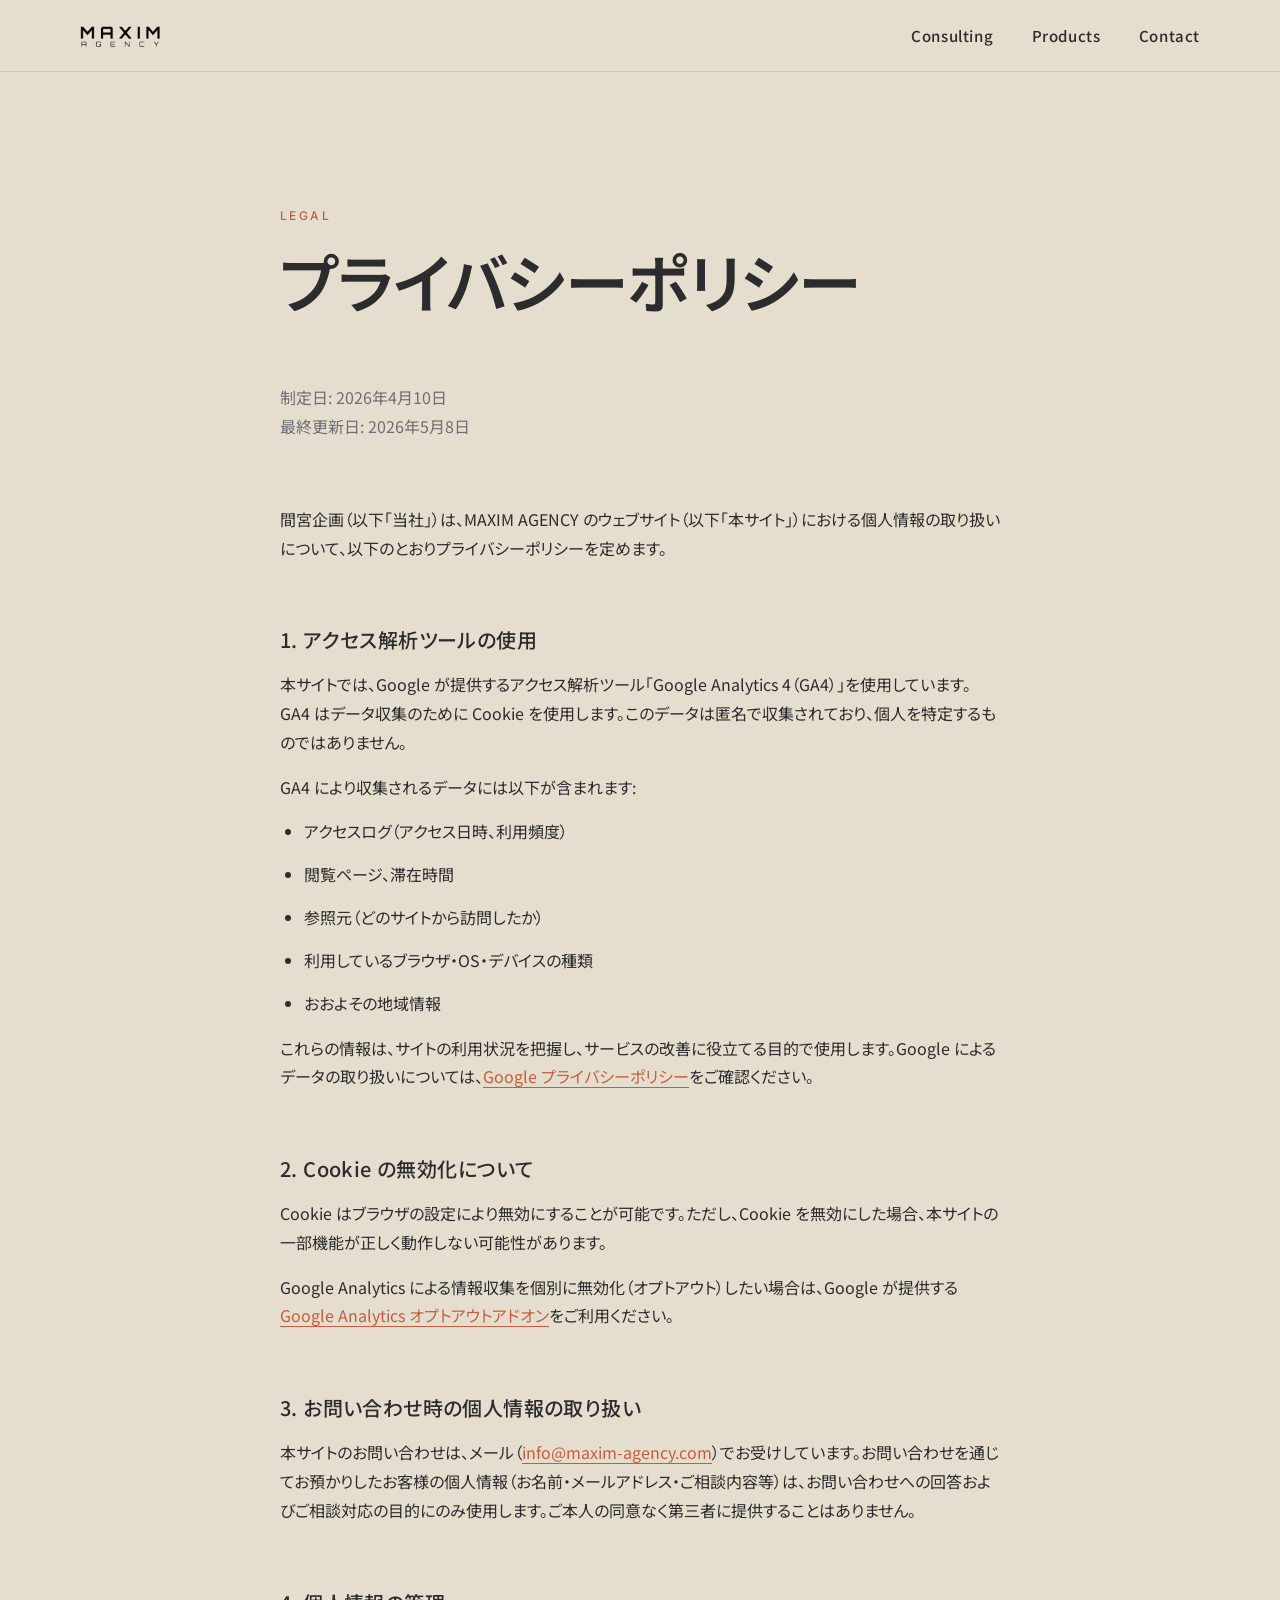
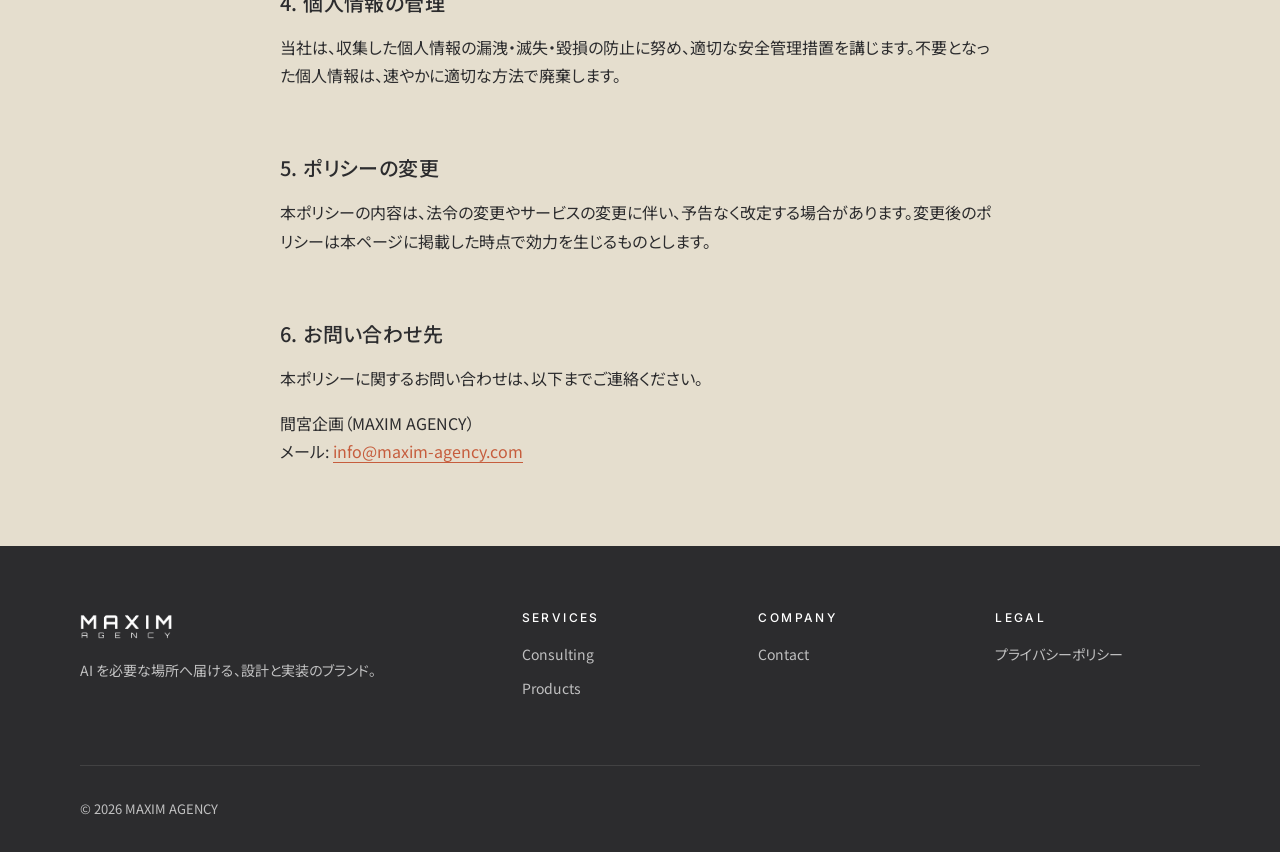
<file: legal/privacy/index.html>
<!DOCTYPE html>
<html lang="ja">
<head>
<meta charset="utf-8">
<meta name="viewport" content="width=device-width, initial-scale=1.0">

<script async src="https://www.googletagmanager.com/gtag/js?id=G-1SFV9Q998X"></script>
<script>
  window.dataLayer = window.dataLayer || [];
  function gtag(){dataLayer.push(arguments);}
  gtag('js', new Date());
  gtag('config', 'G-1SFV9Q998X');
</script>

<title>プライバシーポリシー | MAXIM AGENCY</title>
<meta name="description" content="MAXIM AGENCY（間宮企画）のプライバシーポリシー。個人情報の取り扱い、Cookie の使用、アクセス解析について。">
<link rel="canonical" href="https://maxim-agency.com/legal/privacy/">

<link rel="icon" href="/favicon.ico" sizes="32x32 16x16">
<link rel="icon" href="/favicon.svg" type="image/svg+xml">
<link rel="icon" href="/favicon.png" type="image/png">
<link rel="apple-touch-icon" href="/apple-touch-icon.png">

<meta property="og:type" content="website">
<meta property="og:url" content="https://maxim-agency.com/legal/privacy/">
<meta property="og:title" content="プライバシーポリシー | MAXIM AGENCY">
<meta property="og:description" content="MAXIM AGENCY（間宮企画）のプライバシーポリシー。">
<meta property="og:image" content="https://maxim-agency.com/og-image.jpg">
<meta property="og:locale" content="ja_JP">
<meta name="twitter:card" content="summary_large_image">

<link rel="preconnect" href="https://fonts.googleapis.com">
<link rel="preconnect" href="https://fonts.gstatic.com" crossorigin>
<link href="https://fonts.googleapis.com/css2?family=Inter:wght@400;500;600&family=Noto+Sans+JP:wght@400;500;600&display=swap" rel="stylesheet">

<link rel="stylesheet" href="/assets/css/style.css?v=20260512c">
</head>
<body>

<nav class="nav" aria-label="グローバルナビゲーション">
  <div class="container nav-inner">
    <a href="/" class="nav-logo" aria-label="MAXIM AGENCY ホーム">
      <img src="/new-logo-black.png" alt="MAXIM AGENCY" class="logo-default">
      <img src="/new-logo-white.png" alt="" class="logo-on-hero" aria-hidden="true">
    </a>
    <button class="nav-toggle" aria-expanded="false" aria-controls="nav-links" aria-label="メニューを開く">
      <span class="nav-toggle-bar"></span>
    </button>
    <ul class="nav-links" id="nav-links" data-open="false">
      <li><a href="/consulting/">Consulting</a></li>
      <li><a href="/products/">Products</a></li>
      <li><a href="/#contact">Contact</a></li>
    </ul>
  </div>
</nav>

<main>
  <article class="legal">
    <div class="container container-narrow">
      <span class="section-label">Legal</span>
      <h1>プライバシーポリシー</h1>
      <p style="color: var(--color-text-muted); margin-bottom: var(--space-lg);">制定日: 2026年4月10日<br>最終更新日: 2026年5月8日</p>

      <p>間宮企画（以下「当社」）は、MAXIM AGENCY のウェブサイト（以下「本サイト」）における個人情報の取り扱いについて、以下のとおりプライバシーポリシーを定めます。</p>

      <h2>1. アクセス解析ツールの使用</h2>
      <p>本サイトでは、Google が提供するアクセス解析ツール「Google Analytics 4（GA4）」を使用しています。GA4 はデータ収集のために Cookie を使用します。このデータは匿名で収集されており、個人を特定するものではありません。</p>
      <p>GA4 により収集されるデータには以下が含まれます:</p>
      <ul>
        <li>アクセスログ（アクセス日時、利用頻度）</li>
        <li>閲覧ページ、滞在時間</li>
        <li>参照元（どのサイトから訪問したか）</li>
        <li>利用しているブラウザ・OS・デバイスの種類</li>
        <li>おおよその地域情報</li>
      </ul>
      <p>これらの情報は、サイトの利用状況を把握し、サービスの改善に役立てる目的で使用します。Google によるデータの取り扱いについては、<a href="https://policies.google.com/privacy" target="_blank" rel="noopener noreferrer">Google プライバシーポリシー</a>をご確認ください。</p>

      <h2>2. Cookie の無効化について</h2>
      <p>Cookie はブラウザの設定により無効にすることが可能です。ただし、Cookie を無効にした場合、本サイトの一部機能が正しく動作しない可能性があります。</p>
      <p>Google Analytics による情報収集を個別に無効化（オプトアウト）したい場合は、Google が提供する <a href="https://tools.google.com/dlpage/gaoptout" target="_blank" rel="noopener noreferrer">Google Analytics オプトアウトアドオン</a>をご利用ください。</p>

      <h2>3. お問い合わせ時の個人情報の取り扱い</h2>
      <p>本サイトのお問い合わせは、メール（<a href="mailto:info@maxim-agency.com">info@maxim-agency.com</a>）でお受けしています。お問い合わせを通じてお預かりしたお客様の個人情報（お名前・メールアドレス・ご相談内容等）は、お問い合わせへの回答およびご相談対応の目的にのみ使用します。ご本人の同意なく第三者に提供することはありません。</p>

      <h2>4. 個人情報の管理</h2>
      <p>当社は、収集した個人情報の漏洩・滅失・毀損の防止に努め、適切な安全管理措置を講じます。不要となった個人情報は、速やかに適切な方法で廃棄します。</p>

      <h2>5. ポリシーの変更</h2>
      <p>本ポリシーの内容は、法令の変更やサービスの変更に伴い、予告なく改定する場合があります。変更後のポリシーは本ページに掲載した時点で効力を生じるものとします。</p>

      <h2>6. お問い合わせ先</h2>
      <p>本ポリシーに関するお問い合わせは、以下までご連絡ください。</p>
      <p>
        間宮企画（MAXIM AGENCY）<br>
        メール: <a href="mailto:info@maxim-agency.com">info@maxim-agency.com</a>
      </p>
    </div>
  </article>
</main>

<footer class="footer">
  <div class="container">
    <div class="footer-grid">
      <div class="footer-brand">
        <img src="/new-logo-white.png" alt="MAXIM AGENCY">
        <p>AI を必要な場所へ届ける、設計と実装のブランド。</p>
      </div>
      <div class="footer-col">
        <h4>Services</h4>
        <ul>
          <li><a href="/consulting/">Consulting</a></li>
          <li><a href="/products/">Products</a></li>
        </ul>
      </div>
      <div class="footer-col">
        <h4>Company</h4>
        <ul>
              <li><a href="/#contact">Contact</a></li>
        </ul>
      </div>
      <div class="footer-col">
        <h4>Legal</h4>
        <ul>
          <li><a href="/legal/privacy/" aria-current="page">プライバシーポリシー</a></li>
        </ul>
      </div>
    </div>
    <div class="footer-bottom">
      <span>&copy; 2026 MAXIM AGENCY</span>
    </div>
  </div>
</footer>

<script src="/assets/js/main.js?v=20260512c" defer></script>
</body>
</html>
</file>
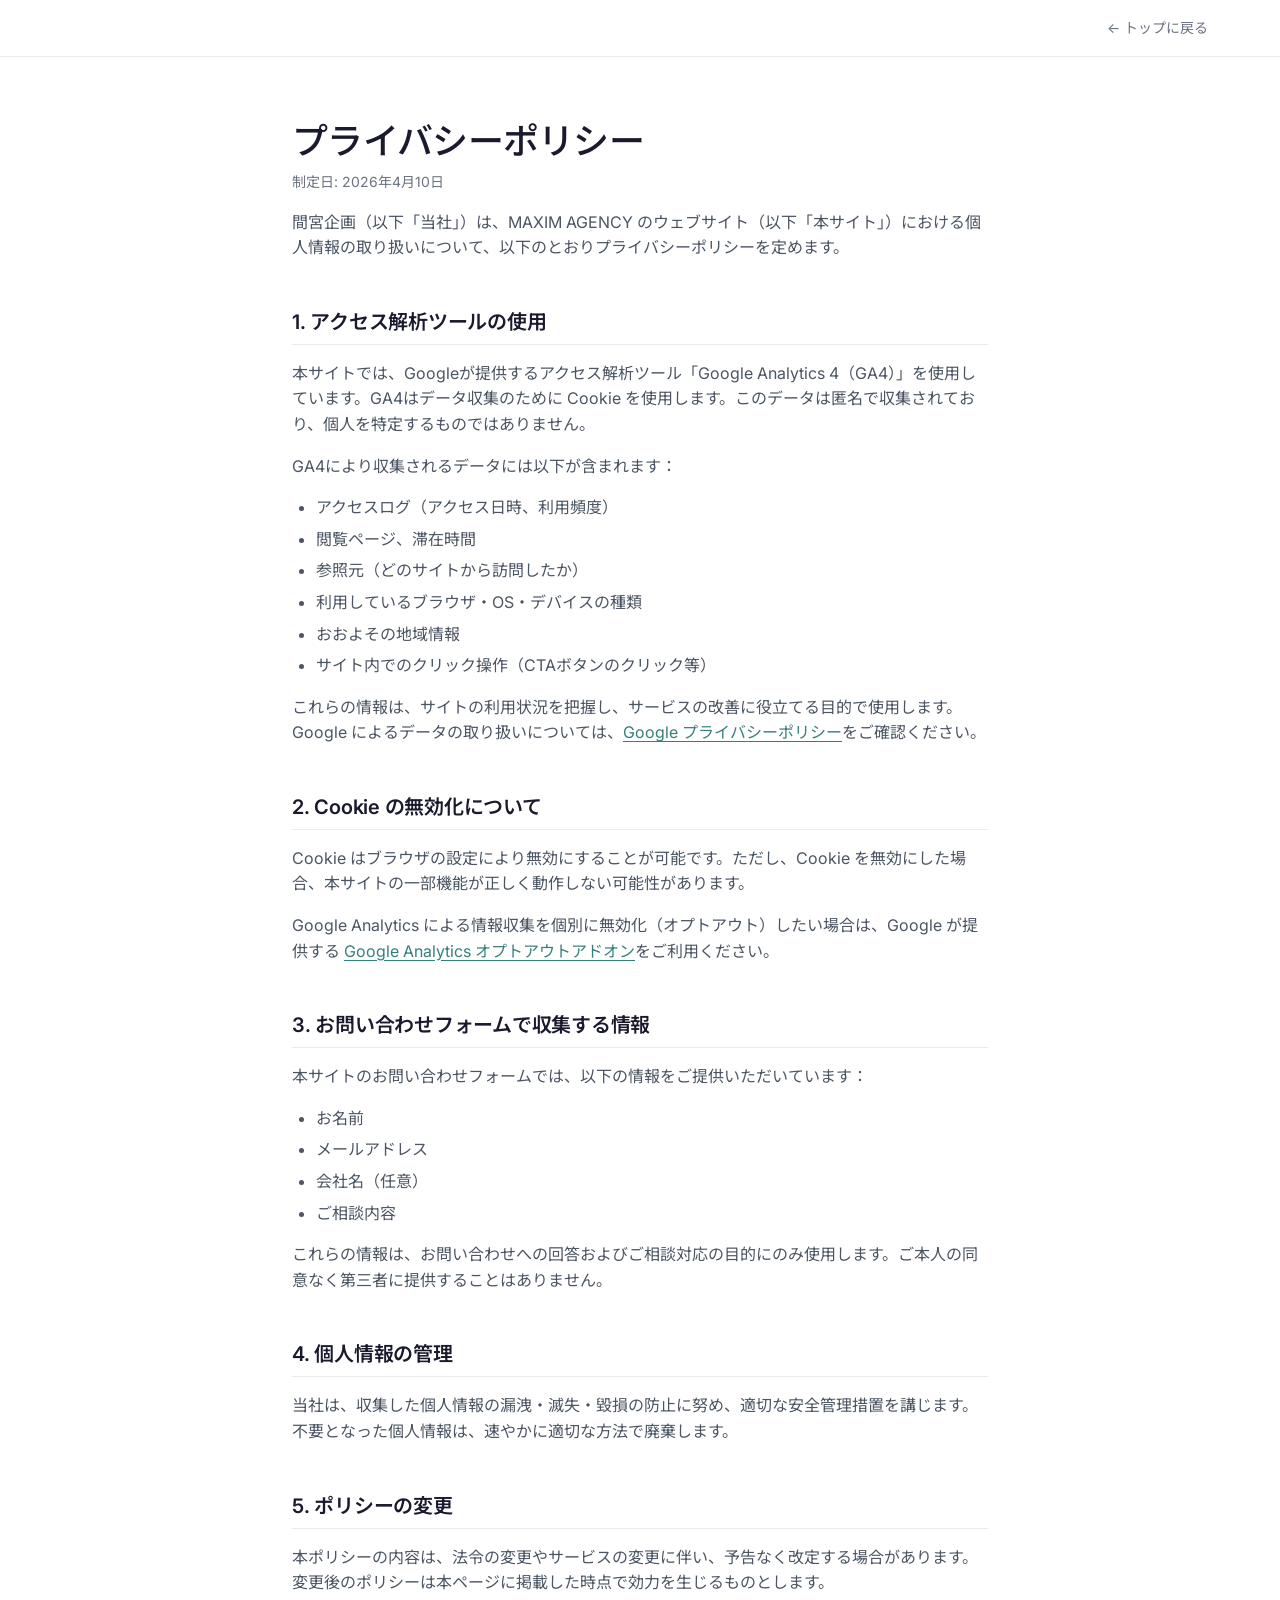
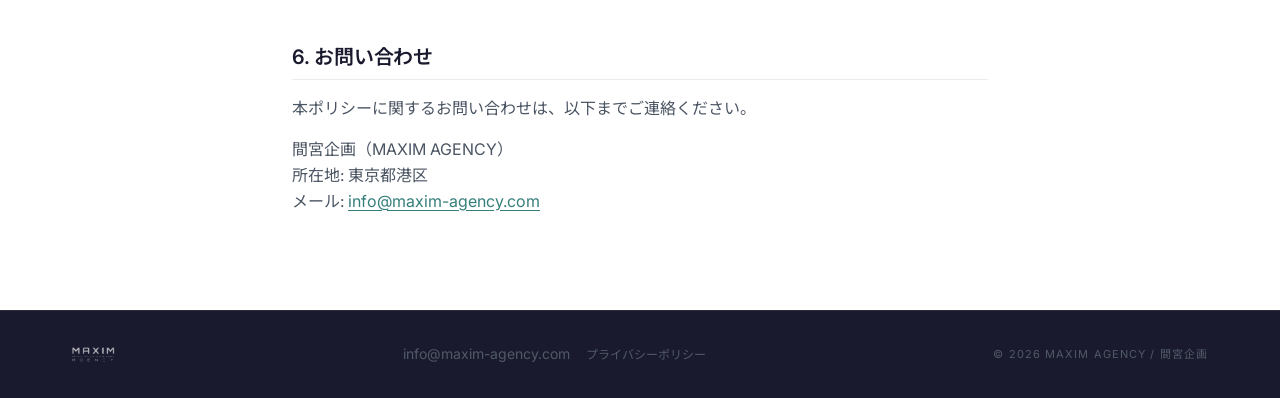
<file: privacy.html>
<!DOCTYPE html>
<html class="scroll-smooth" lang="ja">
<head>
<meta charset="utf-8"/>
<meta content="width=device-width, initial-scale=1.0" name="viewport"/>

<!-- Google tag (gtag.js) -->
<script async src="https://www.googletagmanager.com/gtag/js?id=G-1SFV9Q998X"></script>
<script>
  window.dataLayer = window.dataLayer || [];
  function gtag(){dataLayer.push(arguments);}
  gtag('js', new Date());
  gtag('config', 'G-1SFV9Q998X');
</script>
<title>プライバシーポリシー | MAXIM AGENCY</title>
<meta name="description" content="MAXIM AGENCY（間宮企画）のプライバシーポリシー。個人情報の取り扱い、Cookie の使用、アクセス解析について。">
<link rel="canonical" href="https://maxim-agency.com/privacy.html">
<link rel="icon" href="/favicon.ico" sizes="32x32 16x16">
<link rel="icon" href="/favicon.svg" type="image/svg+xml">
<link rel="icon" href="/favicon.png" type="image/png">
<link rel="apple-touch-icon" href="/apple-touch-icon.png">

<link rel="preconnect" href="https://fonts.googleapis.com">
<link rel="preconnect" href="https://fonts.gstatic.com" crossorigin>
<link href="https://fonts.googleapis.com/css2?family=Inter:wght@400;500;600&family=Noto+Sans+JP:wght@400;500;600&display=swap" rel="stylesheet" media="print" onload="this.media='all'"/>
<noscript><link href="https://fonts.googleapis.com/css2?family=Inter:wght@400;500;600&family=Noto+Sans+JP:wght@400;500;600&display=swap" rel="stylesheet"/></noscript>
<style>
*, *::before, *::after { margin: 0; padding: 0; box-sizing: border-box; }

:root {
  --bg-light: #FFFFFF;
  --bg-light-alt: #F5F7F9;
  --text-dark-primary: #1A1A2E;
  --text-dark-secondary: #4B5563;
  --text-dark-tertiary: #6B7280;
  --accent: #357f7b;
  --accent-bright: #4a9e9a;
  --text-primary: #f0f2f4;
  --text-secondary: #c0c8d0;
  --text-quaternary: #505a66;
  --border-light: rgba(0, 0, 0, 0.08);
  --radius-md: 8px;
}

html { font-size: 16px; -webkit-font-smoothing: antialiased; }

body {
  font-family: 'Inter', 'Noto Sans JP', -apple-system, system-ui, sans-serif;
  background: var(--bg-light);
  color: var(--text-dark-secondary);
  line-height: 1.6;
}

a { color: inherit; text-decoration: none; }
img { display: block; max-width: 100%; }

/* --- Nav --- */
.nav {
  position: fixed; top: 0; left: 0; right: 0; z-index: 100;
  background: rgba(255, 255, 255, 0.92);
  backdrop-filter: blur(12px);
  border-bottom: 1px solid var(--border-light);
}
.nav-inner {
  max-width: 1200px; margin: 0 auto; padding: 0 32px;
  display: flex; justify-content: space-between; align-items: center;
  height: 56px;
}
.nav-logo { height: 20px; width: auto; }
.nav-back {
  font-size: 14px; color: var(--text-dark-tertiary);
  transition: color 0.2s;
}
.nav-back:hover { color: var(--accent); }

/* --- Content --- */
.policy-container {
  max-width: 760px;
  margin: 0 auto;
  padding: 120px 32px 80px;
}

.policy-container h1 {
  font-size: clamp(24px, 3.5vw, 36px);
  font-weight: 500;
  line-height: 1.2;
  letter-spacing: -0.7px;
  color: var(--text-dark-primary);
  margin-bottom: 8px;
}

.policy-date {
  font-size: 14px;
  color: var(--text-dark-tertiary);
  margin-bottom: 48px;
}

.policy-container h2 {
  font-size: 20px;
  font-weight: 600;
  line-height: 1.35;
  letter-spacing: -0.24px;
  color: var(--text-dark-primary);
  margin-top: 48px;
  margin-bottom: 16px;
  padding-bottom: 8px;
  border-bottom: 1px solid var(--border-light);
}

.policy-container p {
  margin-bottom: 16px;
}

.policy-container ul {
  margin: 0 0 16px 24px;
  list-style: disc;
}

.policy-container li {
  margin-bottom: 6px;
}

.policy-container a {
  color: var(--accent);
  text-decoration: underline;
  text-underline-offset: 3px;
}
.policy-container a:hover {
  color: var(--accent-bright);
}

/* --- Footer --- */
.footer {
  background: #1A1A2E;
  border-top: 1px solid rgba(255, 255, 255, 0.08);
  padding: 32px 0;
}
.footer-inner {
  max-width: 1200px; margin: 0 auto; padding: 0 32px;
  display: flex; justify-content: space-between; align-items: center;
  flex-wrap: wrap; gap: 16px;
}
.footer-logo { height: 18px; width: auto; opacity: 0.7; }
.footer-email {
  font-size: 14px; color: var(--text-quaternary);
  transition: color 0.2s;
}
.footer-email:hover { color: var(--text-secondary); }
.footer-links {
  display: flex; gap: 16px; align-items: center;
}
.footer-link {
  font-size: 12px; color: var(--text-quaternary);
  transition: color 0.2s;
}
.footer-link:hover { color: var(--text-secondary); }
.footer-copy {
  font-size: 11px; color: var(--text-quaternary);
  letter-spacing: 0.1em;
}

@media (max-width: 640px) {
  .policy-container { padding: 100px 20px 60px; }
  .policy-container h2 { margin-top: 36px; }
}
</style>
</head>

<body>

<nav class="nav" aria-label="ナビゲーション">
  <div class="nav-inner">
    <a href="/"><img src="logo.png" alt="MAXIM AGENCY" class="nav-logo"></a>
    <a href="/" class="nav-back">&larr; トップに戻る</a>
  </div>
</nav>

<main>
<div class="policy-container">

<h1>プライバシーポリシー</h1>
<p class="policy-date">制定日: 2026年4月10日</p>

<p>間宮企画（以下「当社」）は、MAXIM AGENCY のウェブサイト（以下「本サイト」）における個人情報の取り扱いについて、以下のとおりプライバシーポリシーを定めます。</p>

<h2>1. アクセス解析ツールの使用</h2>
<p>本サイトでは、Googleが提供するアクセス解析ツール「Google Analytics 4（GA4）」を使用しています。GA4はデータ収集のために Cookie を使用します。このデータは匿名で収集されており、個人を特定するものではありません。</p>
<p>GA4により収集されるデータには以下が含まれます：</p>
<ul>
  <li>アクセスログ（アクセス日時、利用頻度）</li>
  <li>閲覧ページ、滞在時間</li>
  <li>参照元（どのサイトから訪問したか）</li>
  <li>利用しているブラウザ・OS・デバイスの種類</li>
  <li>おおよその地域情報</li>
  <li>サイト内でのクリック操作（CTAボタンのクリック等）</li>
</ul>
<p>これらの情報は、サイトの利用状況を把握し、サービスの改善に役立てる目的で使用します。Google によるデータの取り扱いについては、<a href="https://policies.google.com/privacy" target="_blank" rel="noopener noreferrer">Google プライバシーポリシー</a>をご確認ください。</p>

<h2>2. Cookie の無効化について</h2>
<p>Cookie はブラウザの設定により無効にすることが可能です。ただし、Cookie を無効にした場合、本サイトの一部機能が正しく動作しない可能性があります。</p>
<p>Google Analytics による情報収集を個別に無効化（オプトアウト）したい場合は、Google が提供する <a href="https://tools.google.com/dlpage/gaoptout" target="_blank" rel="noopener noreferrer">Google Analytics オプトアウトアドオン</a>をご利用ください。</p>

<h2>3. お問い合わせフォームで収集する情報</h2>
<p>本サイトのお問い合わせフォームでは、以下の情報をご提供いただいています：</p>
<ul>
  <li>お名前</li>
  <li>メールアドレス</li>
  <li>会社名（任意）</li>
  <li>ご相談内容</li>
</ul>
<p>これらの情報は、お問い合わせへの回答およびご相談対応の目的にのみ使用します。ご本人の同意なく第三者に提供することはありません。</p>

<h2>4. 個人情報の管理</h2>
<p>当社は、収集した個人情報の漏洩・滅失・毀損の防止に努め、適切な安全管理措置を講じます。不要となった個人情報は、速やかに適切な方法で廃棄します。</p>

<h2>5. ポリシーの変更</h2>
<p>本ポリシーの内容は、法令の変更やサービスの変更に伴い、予告なく改定する場合があります。変更後のポリシーは本ページに掲載した時点で効力を生じるものとします。</p>

<h2>6. お問い合わせ</h2>
<p>本ポリシーに関するお問い合わせは、以下までご連絡ください。</p>
<p>
  間宮企画（MAXIM AGENCY）<br>
  所在地: 東京都港区<br>
  メール: <a href="mailto:info@maxim-agency.com">info@maxim-agency.com</a>
</p>

</div>
</main>

<footer class="footer">
  <div class="footer-inner">
    <a href="/"><img src="logo.png" alt="MAXIM AGENCY" class="footer-logo"></a>
    <div class="footer-links">
      <a class="footer-email" href="mailto:info@maxim-agency.com">info@maxim-agency.com</a>
      <a class="footer-link" href="/privacy.html">プライバシーポリシー</a>
    </div>
    <span class="footer-copy">&copy; 2026 MAXIM AGENCY / 間宮企画</span>
  </div>
</footer>

</body>
</html>
</file>
<file: assets/css/style.css>
/* =============================================================
   MAXIM AGENCY - Common Stylesheet
   親ブランド + 2 事業ライン（Consulting / Products）構成
   ============================================================= */

/* -------------------------------------------------------------
   1. Design Tokens
   ------------------------------------------------------------- */
:root {
  /* ベース: ウォームグレー基調 (ダスティ・トーンで写真と連続感) */
  --color-bg: #E5DECE;
  --color-bg-alt: #DCD4C0;
  --color-bg-card: #F4EFE2;
  --color-bg-deep: #2C2C2E;

  /* テキスト */
  --color-text: #2C2C2E;
  --color-text-muted: #6E6E73;
  --color-text-light: #FFFFFF;
  --color-text-light-muted: rgba(255, 255, 255, 0.7);

  /* ボーダー */
  --color-border: rgba(44, 44, 46, 0.12);
  --color-border-deep: rgba(255, 255, 255, 0.1);

  /* アクセント（テラコッタ） */
  --color-accent: #C65D3D;
  --color-accent-hover: #A84B30;

  /* フォント */
  --font-sans: "Noto Sans JP", system-ui, -apple-system, sans-serif;
  --font-en: "Inter", "Helvetica Neue", system-ui, sans-serif;

  /* 余白スケール（8pxベース） */
  --space-xs: 0.5rem;
  --space-sm: 1rem;
  --space-md: 2rem;
  --space-lg: 4rem;
  --space-xl: 8rem;

  /* レイアウト */
  --max-width: 1200px;
  --content-width: 800px;

  /* その他 */
  --radius-sm: 4px;
  --radius-md: 8px;
  --transition: 0.3s ease;
  --nav-height: 72px;
}

/* -------------------------------------------------------------
   2. Modern Reset
   ------------------------------------------------------------- */
*,
*::before,
*::after {
  box-sizing: border-box;
}

* {
  margin: 0;
}

html {
  -webkit-text-size-adjust: 100%;
  scroll-behavior: smooth;
}

body {
  min-height: 100vh;
  line-height: 1.7;
  -webkit-font-smoothing: antialiased;
  -moz-osx-font-smoothing: grayscale;
}

img,
picture,
svg {
  display: block;
  max-width: 100%;
  height: auto;
}

button,
input,
textarea,
select {
  font: inherit;
}

a {
  color: inherit;
  text-decoration: none;
}

ul,
ol {
  list-style: none;
  padding: 0;
}

/* -------------------------------------------------------------
   3. Base Elements
   ------------------------------------------------------------- */
body {
  font-family: var(--font-sans);
  color: var(--color-text);
  background-color: var(--color-bg);
  font-feature-settings: "palt";
}

h1, h2, h3, h4, h5, h6 {
  font-weight: 500;
  line-height: 1.4;
  letter-spacing: 0.02em;
}

h1 {
  font-size: clamp(2.25rem, 5vw, 4rem);
  font-weight: 600;
  line-height: 1.2;
  letter-spacing: -0.01em;
}

h2 {
  font-size: clamp(1.75rem, 3.5vw, 2.5rem);
  font-weight: 500;
}

h3 {
  font-size: clamp(1.25rem, 2vw, 1.5rem);
}

p {
  font-size: 1rem;
  line-height: 1.8;
  color: var(--color-text);
}

a {
  transition: color var(--transition), opacity var(--transition);
}

a:hover {
  color: var(--color-accent);
}

/* -------------------------------------------------------------
   4. Layout Utilities
   ------------------------------------------------------------- */
.container {
  width: 100%;
  max-width: var(--max-width);
  margin-inline: auto;
  padding-inline: clamp(1.25rem, 4vw, 2.5rem);
}

.container-narrow {
  max-width: var(--content-width);
}

.section {
  padding-block: clamp(4rem, 10vw, 8rem);
}

.section-tight {
  padding-block: clamp(3rem, 6vw, 5rem);
}

/* -------------------------------------------------------------
   5. Common Components
   ------------------------------------------------------------- */

/* セクションラベル（OUR APPROACH 等の小見出し） */
.section-label {
  display: inline-block;
  font-family: var(--font-en);
  font-size: 0.75rem;
  font-weight: 500;
  letter-spacing: 0.2em;
  text-transform: uppercase;
  color: var(--color-accent);
  margin-bottom: var(--space-sm);
}

/* ボタン */
.btn {
  display: inline-flex;
  align-items: center;
  justify-content: center;
  gap: 0.5rem;
  padding: 0.875rem 2rem;
  font-size: 0.9375rem;
  font-weight: 500;
  letter-spacing: 0.04em;
  border-radius: var(--radius-sm);
  border: 1px solid transparent;
  cursor: pointer;
  transition: background-color var(--transition), color var(--transition), border-color var(--transition), transform var(--transition);
  text-align: center;
  min-height: 48px;
}

.btn-primary {
  background-color: var(--color-accent);
  color: var(--color-text-light);
}

.btn-primary:hover {
  background-color: var(--color-accent-hover);
  color: var(--color-text-light);
  transform: translateY(-1px);
}

.btn-outline {
  background-color: transparent;
  color: var(--color-text);
  border-color: var(--color-border);
}

.btn-outline:hover {
  border-color: var(--color-accent);
  color: var(--color-accent);
}

.btn-ghost {
  background-color: transparent;
  color: var(--color-text);
  padding-inline: 0;
}

.btn-ghost:hover {
  color: var(--color-accent);
}

/* ナビゲーション */
.nav {
  position: sticky;
  top: 0;
  z-index: 100;
  background-color: var(--color-bg);
  border-bottom: 1px solid var(--color-border);
  height: var(--nav-height);
  display: flex;
  align-items: center;
  transition: background-color var(--transition), border-color var(--transition);
}

/* Hero 写真上では透過ダーク */
.nav.on-hero {
  background-color: rgba(20, 20, 22, 0.5);
  backdrop-filter: blur(14px);
  -webkit-backdrop-filter: blur(14px);
  border-bottom-color: rgba(255, 255, 255, 0.08);
}

.nav.on-hero .nav-links a {
  color: rgba(255, 255, 255, 0.78);
}

.nav.on-hero .nav-links a:hover {
  color: var(--color-text-light);
}

.nav.on-hero .nav-links a::after {
  background-color: var(--color-accent);
}

.nav-logo .logo-on-hero {
  display: none;
}

.nav.on-hero .nav-logo .logo-default {
  display: none;
}

.nav.on-hero .nav-logo .logo-on-hero {
  display: block;
}

.nav.on-hero .nav-toggle-bar,
.nav.on-hero .nav-toggle-bar::before,
.nav.on-hero .nav-toggle-bar::after {
  background-color: var(--color-text-light);
}

.nav-inner {
  display: flex;
  justify-content: space-between;
  align-items: center;
  width: 100%;
}

.nav-logo {
  display: flex;
  align-items: center;
}

.nav-logo img {
  height: 28px;
  width: auto;
}

.nav-links {
  display: flex;
  gap: clamp(1.5rem, 3vw, 2.5rem);
  align-items: center;
}

.nav-links a {
  font-size: 0.9375rem;
  font-weight: 500;
  letter-spacing: 0.04em;
  color: var(--color-text);
  position: relative;
}

.nav-links a::after {
  content: '';
  position: absolute;
  left: 0;
  bottom: -4px;
  width: 0;
  height: 1px;
  background-color: var(--color-accent);
  transition: width var(--transition);
}

.nav-links a:hover::after,
.nav-links a[aria-current="page"]::after {
  width: 100%;
}

/* モバイルナビ */
.nav-toggle {
  display: none;
  background: none;
  border: none;
  cursor: pointer;
  padding: 0.5rem;
  width: 44px;
  height: 44px;
  align-items: center;
  justify-content: center;
}

.nav-toggle-bar {
  display: block;
  width: 24px;
  height: 1.5px;
  background-color: var(--color-text);
  position: relative;
  transition: background-color var(--transition);
}

.nav-toggle-bar::before,
.nav-toggle-bar::after {
  content: '';
  position: absolute;
  left: 0;
  width: 24px;
  height: 1.5px;
  background-color: var(--color-text);
  transition: transform var(--transition);
}

.nav-toggle-bar::before {
  top: -7px;
}

.nav-toggle-bar::after {
  top: 7px;
}

.nav-toggle[aria-expanded="true"] .nav-toggle-bar {
  background-color: transparent;
}

.nav-toggle[aria-expanded="true"] .nav-toggle-bar::before {
  transform: translateY(7px) rotate(45deg);
}

.nav-toggle[aria-expanded="true"] .nav-toggle-bar::after {
  transform: translateY(-7px) rotate(-45deg);
}

@media (max-width: 768px) {
  .nav-toggle {
    display: inline-flex;
  }

  /* メニュー open 時もロゴ・× ボタンを前面に維持
     (.nav-links が z-index 90 で viewport 全体を覆うため) */
  .nav-logo,
  .nav-toggle {
    position: relative;
    z-index: 95;
  }

  /* ナビ上部もメニュー開時にダーク化 (nav は z-index 100 でメニュー上に常駐) */
  .nav.menu-open {
    background-color: var(--color-bg-deep);
    border-bottom-color: transparent;
  }

  .nav.menu-open .nav-logo .logo-default {
    display: none;
  }

  .nav.menu-open .nav-logo .logo-on-hero {
    display: block;
  }

  /* 中央バーは aria-expanded=true で透明化するので、白色化は ::before/::after のみ
     (両方適用すると × の中央に水平線が残る) */
  .nav.menu-open .nav-toggle-bar::before,
  .nav.menu-open .nav-toggle-bar::after {
    background-color: var(--color-text-light);
  }

  /* ダーク・フルスクリーン メニュー (iOS Safari sticky 親バグ回避のため
     viewport 全体に inset:0 で展開、nav 高さは padding-top で確保) */
  .nav-links {
    position: fixed;
    inset: 0;
    width: 100vw;
    height: 100vh;
    height: 100dvh;
    flex-direction: column;
    background-color: var(--color-bg-deep);
    padding: calc(var(--nav-height) + var(--space-lg)) var(--space-md) var(--space-md);
    gap: var(--space-md);
    transform: translateX(100%);
    transition: transform 0.35s cubic-bezier(0.4, 0, 0.2, 1);
    align-items: center;
    text-align: center;
    z-index: 90;
    overflow-y: auto;
  }

  /* 中央寄せメニューのアンダーラインを中央から展開 */
  .nav-links a::after {
    left: 50%;
    transform: translateX(-50%);
  }

  .nav-links[data-open="true"] {
    transform: translateX(0);
  }

  .nav-links a {
    font-size: clamp(2rem, 8vw, 2.75rem);
    font-weight: 500;
    color: var(--color-text-light);
    letter-spacing: 0.01em;
    line-height: 1.1;
    opacity: 0;
    transform: translateY(20px);
  }

  .nav-links a::after {
    background-color: var(--color-accent);
    height: 2px;
    bottom: -6px;
  }

  .nav-links a[aria-current="page"]::after {
    width: 100%;
  }

  /* スタガーアニメ: 開時に各アイテムが順次フェードアップ */
  .nav-links[data-open="true"] li:nth-child(1) a {
    animation: menu-item-in 0.55s cubic-bezier(0.215, 0.61, 0.355, 1) 0.15s forwards;
  }
  .nav-links[data-open="true"] li:nth-child(2) a {
    animation: menu-item-in 0.55s cubic-bezier(0.215, 0.61, 0.355, 1) 0.25s forwards;
  }
  .nav-links[data-open="true"] li:nth-child(3) a {
    animation: menu-item-in 0.55s cubic-bezier(0.215, 0.61, 0.355, 1) 0.35s forwards;
  }
}

@keyframes menu-item-in {
  to {
    opacity: 1;
    transform: translateY(0);
  }
}

/* フッター */
.footer {
  background-color: var(--color-bg-deep);
  color: var(--color-text-light);
  padding-block: var(--space-lg) var(--space-md);
}

.footer a {
  color: var(--color-text-light-muted);
}

.footer a:hover {
  color: var(--color-text-light);
}

.footer-grid {
  display: grid;
  grid-template-columns: 2fr 1fr 1fr 1fr;
  gap: var(--space-md);
  align-items: start;
  padding-bottom: var(--space-lg);
  border-bottom: 1px solid var(--color-border-deep);
}

.footer-brand img {
  height: 32px;
  width: auto;
  margin-bottom: var(--space-sm);
}

.footer-brand p {
  font-size: 0.875rem;
  color: var(--color-text-light-muted);
  max-width: 320px;
}

.footer-col h4 {
  font-family: var(--font-en);
  font-size: 0.75rem;
  font-weight: 500;
  letter-spacing: 0.2em;
  text-transform: uppercase;
  color: var(--color-text-light);
  margin-bottom: var(--space-sm);
}

.footer-col ul {
  display: flex;
  flex-direction: column;
  gap: 0.625rem;
}

.footer-col li,
.footer-col a {
  font-size: 0.875rem;
}

.footer-bottom {
  padding-top: var(--space-md);
  display: flex;
  justify-content: space-between;
  align-items: center;
  font-size: 0.8125rem;
  color: var(--color-text-light-muted);
}

@media (max-width: 768px) {
  .footer-grid {
    grid-template-columns: 1fr;
    gap: var(--space-md);
  }

  .footer-bottom {
    flex-direction: column;
    gap: var(--space-xs);
    text-align: center;
  }
}

/* カード */
.card {
  background-color: var(--color-bg-card);
  border: 1px solid var(--color-border);
  border-radius: var(--radius-md);
  padding: var(--space-md);
  transition: border-color var(--transition), transform var(--transition);
}

.card:hover {
  border-color: var(--color-accent);
}

/* フェードイン */
.fade-in {
  opacity: 0;
  transform: translateY(16px);
  transition: opacity 0.8s ease, transform 0.8s ease;
}

.fade-in.is-visible {
  opacity: 1;
  transform: translateY(0);
}

/* -------------------------------------------------------------
   6. Page-specific Styles
   ------------------------------------------------------------- */

/* === HERO with PHOTO (Home / Contact) === */
.hero-photo {
  position: relative;
  min-height: 100vh;
  display: flex;
  align-items: center;
  overflow: hidden;
  margin-top: calc(var(--nav-height) * -1);
  padding-top: var(--nav-height);
  color: var(--color-text-light);
}

@media (max-width: 768px) {
  .hero-photo {
    min-height: 70vh;
    min-height: 70dvh;
  }
}

.hero-photo-bg {
  position: absolute;
  inset: 0;
  z-index: 0;
}

.hero-photo-bg img,
.hero-photo-bg picture,
.hero-photo-bg picture img {
  width: 100%;
  height: 100%;
  object-fit: cover;
  object-position: center 30%;
  display: block;
}

.hero-photo-overlay {
  position: absolute;
  inset: 0;
  z-index: 1;
  background: linear-gradient(180deg,
    rgba(20, 20, 22, 0.55) 0%,
    rgba(20, 20, 22, 0.40) 40%,
    rgba(20, 20, 22, 0.78) 100%);
}

.hero-photo > .container {
  position: relative;
  z-index: 2;
}

.hero-photo h1 {
  color: var(--color-text-light);
  margin-bottom: var(--space-md);
}

.hero-photo p {
  color: rgba(255, 255, 255, 0.85);
}

.hero-photo .section-label {
  color: var(--color-accent);
}

.hero-photo .btn-outline {
  color: var(--color-text-light);
  border-color: rgba(255, 255, 255, 0.4);
}

.hero-photo .btn-outline:hover {
  border-color: var(--color-text-light);
  color: var(--color-text-light);
}

.hero-photo-scroll {
  position: absolute;
  bottom: clamp(1.5rem, 4vh, 2.5rem);
  left: 50%;
  transform: translateX(-50%);
  z-index: 2;
  color: rgba(255, 255, 255, 0.55);
  font-size: 1.75rem;
  line-height: 1;
  animation: scroll-bounce 2.5s ease-in-out infinite;
  user-select: none;
}

@keyframes scroll-bounce {
  0%, 100% { transform: translateX(-50%) translateY(0); opacity: 0.5; }
  50% { transform: translateX(-50%) translateY(8px); opacity: 0.9; }
}

@media (prefers-reduced-motion: reduce) {
  .hero-photo-tagline-cursor {
    animation: none;
    opacity: 0;
  }
}

/* === Centered Hero variant (logo中心構図) === */
.hero-photo-center {
  justify-content: center;
}

.hero-photo-center > .container {
  text-align: center;
  max-width: 960px;
  margin-inline: auto;
}

@media (min-width: 768px) {
  .hero-photo-subtitle {
    white-space: nowrap;
  }
}

.hero-photo-logo {
  height: clamp(72px, 12vw, 140px);
  width: auto;
  margin: 0 auto var(--space-md);
  display: block;
}

.hero-photo-tagline {
  display: inline-block;
  font-family: var(--font-en);
  font-size: 0.8125rem;
  font-weight: 400;
  letter-spacing: 0.22em;
  color: rgba(255, 255, 255, 0.65);
  margin-bottom: var(--space-lg);
  text-transform: none;
  white-space: nowrap;
  opacity: 0;
  clip-path: inset(0 100% 0 0);
  animation: tagline-fade-from-left 1.6s cubic-bezier(0.215, 0.61, 0.355, 1) 0.5s forwards;
}

@keyframes tagline-fade-from-left {
  to {
    opacity: 1;
    clip-path: inset(0 0 0 0);
  }
}

@media (prefers-reduced-motion: reduce) {
  .hero-photo-tagline {
    opacity: 1;
    clip-path: none;
    animation: none;
  }
}

.hero-photo-subtitle {
  font-size: clamp(0.9375rem, 1.4vw, 1.0625rem);
  line-height: 2.1;
  color: rgba(255, 255, 255, 0.92);
  font-weight: 400;
  letter-spacing: 0.04em;
  max-width: 56ch;
  margin-inline: auto;
}

/* === Photo CTA Section (Home/Consulting/Products 末尾、#contact のスクロール対象) === */
.cta-photo {
  position: relative;
  overflow: hidden;
  padding-block: clamp(5rem, 10vw, 8rem);
  color: var(--color-text-light);
  scroll-margin-top: var(--nav-height);
}

.cta-photo .hero-photo-bg {
  z-index: 0;
}

.cta-photo .hero-photo-overlay {
  background: linear-gradient(180deg,
    rgba(20, 20, 22, 0.72) 0%,
    rgba(20, 20, 22, 0.78) 50%,
    rgba(20, 20, 22, 0.85) 100%);
}

.cta-photo > .container {
  position: relative;
  z-index: 2;
  text-align: center;
}

.cta-photo h2 {
  color: var(--color-text-light);
}

.cta-photo p {
  color: rgba(255, 255, 255, 0.78);
}

.cta-photo .section-label {
  color: var(--color-accent);
}

.cta-photo .contact-mail {
  color: var(--color-text-light);
}

.cta-photo .contact-mail:hover {
  color: rgba(255, 255, 255, 0.85);
}

/* === Concept block (Home の事業内容セクション冒頭) === */
.concept-block {
  text-align: center;
  max-width: 880px;
  margin: 0 auto var(--space-lg);
}

.concept-headline {
  font-weight: 600;
  font-size: clamp(1.5rem, 2.6vw, 2rem);
  line-height: 1.5;
  color: var(--color-text);
  margin-bottom: var(--space-md);
  letter-spacing: 0.01em;
}

.concept-body {
  font-size: clamp(1rem, 1.4vw, 1.125rem);
  line-height: 2;
  color: var(--color-text);
  margin-inline: auto;
}

@media (min-width: 768px) {
  .concept-headline {
    white-space: nowrap;
  }
  .break-mobile {
    display: none;
  }
}

/* === HOME (/) === */
.home-hero {
  min-height: calc(100vh - var(--nav-height));
  display: flex;
  align-items: center;
  padding-block: var(--space-xl);
}

.home-hero-inner {
  max-width: var(--content-width);
}

.home-hero h1 {
  margin-bottom: var(--space-md);
}

.home-hero-lead {
  font-size: clamp(1rem, 1.5vw, 1.125rem);
  color: var(--color-text-muted);
  margin-bottom: var(--space-lg);
  max-width: 60ch;
}

.home-hero-actions {
  display: flex;
  gap: var(--space-sm);
  flex-wrap: wrap;
}

.home-services {
  display: grid;
  grid-template-columns: repeat(2, 1fr);
  gap: var(--space-md);
}

@media (max-width: 768px) {
  .home-services {
    grid-template-columns: 1fr;
  }
}

.home-service-card {
  position: relative;
  padding: 0;
  display: flex;
  flex-direction: column;
  overflow: hidden;
  color: var(--color-text-light);
  background-color: #0A0A0C;
}

.home-service-card-bg {
  position: absolute;
  inset: 0;
  z-index: 0;
  overflow: hidden;
}

.home-service-card-bg picture {
  display: block;
  width: 100%;
  height: 100%;
}

.home-service-card-bg img {
  width: 100%;
  height: 100%;
  object-fit: cover;
  display: block;
  transition: transform 0.5s ease;
}

.home-service-card:hover .home-service-card-bg img {
  transform: scale(1.05);
}

.home-service-card-overlay {
  position: absolute;
  inset: 0;
  z-index: 1;
  background: linear-gradient(
    180deg,
    rgba(0, 0, 0, 0.65) 0%,
    rgba(0, 0, 0, 0.35) 35%,
    rgba(0, 0, 0, 0) 65%,
    rgba(0, 0, 0, 0) 100%
  );
}

.home-service-card-body {
  position: relative;
  z-index: 2;
  padding: var(--space-md) var(--space-lg);
  display: flex;
  flex-direction: column;
  flex: 1;
}

/* モバイル: 軽い zoom で画像を枠内いっぱいに見せる */
@media (max-width: 768px) {
  .home-service-card-bg img {
    transform: scale(1.2);
    transform-origin: center;
  }
  .home-service-card:hover .home-service-card-bg img {
    transform: scale(1.2);
  }
}

.home-service-card-body .section-label {
  color: var(--color-accent);
  margin-bottom: var(--space-xs);
}

.home-service-card-body h3 {
  color: var(--color-text-light);
  margin-bottom: var(--space-sm);
}

.home-service-card-body p {
  color: rgba(255, 255, 255, 0.88);
  margin-bottom: var(--space-md);
  line-height: 1.7;
}

.home-service-card-body .btn-ghost {
  color: var(--color-text-light);
  margin-top: 0;
  align-self: flex-start;
}

.home-service-card-body .btn-ghost:hover {
  color: var(--color-accent);
}

/* === CONSULTING / PRODUCTS / ABOUT 共通 === */
.page-hero {
  padding-block: var(--space-xl) var(--space-lg);
}

/* Hero photo light variant (Products: cream/iPhone モックアップ) */
.hero-photo.hero-photo-light .hero-photo-overlay {
  background: linear-gradient(180deg,
    rgba(229, 222, 206, 0.20) 0%,
    rgba(229, 222, 206, 0.08) 40%,
    rgba(229, 222, 206, 0.35) 100%);
}

.hero-photo.hero-photo-light h1,
.hero-photo.hero-photo-light .page-hero-lead {
  color: var(--color-text);
}

.hero-photo.hero-photo-light p {
  color: var(--color-text);
}

.hero-photo.hero-photo-light .section-label {
  color: var(--color-accent);
}

/* デスクトップ (≥768px) で改行しないユーティリティ */
@media (min-width: 768px) {
  .text-nowrap-md {
    white-space: nowrap;
  }
}

/* === Consulting: Approach 3 視点 === */
.approach-grid {
  display: grid;
  grid-template-columns: repeat(3, 1fr);
  gap: var(--space-lg);
  margin-top: var(--space-lg);
}

@media (max-width: 768px) {
  .approach-grid {
    grid-template-columns: 1fr;
    gap: var(--space-md);
  }
}

.approach-pillar {
  position: relative;
}

.approach-num {
  display: block;
  font-family: var(--font-en);
  font-size: 2.5rem;
  font-weight: 500;
  color: var(--color-accent);
  margin-bottom: var(--space-sm);
  line-height: 1;
  letter-spacing: -0.02em;
}

.approach-pillar h3 {
  font-size: 1.125rem;
  font-weight: 600;
  margin-bottom: var(--space-sm);
}

.approach-pillar p {
  font-size: 0.9375rem;
  color: var(--color-text-muted);
  line-height: 1.85;
}

/* === Consulting: Services 4 cards with icons === */
.service-grid {
  display: grid;
  grid-template-columns: repeat(2, 1fr);
  gap: var(--space-md);
}

@media (max-width: 768px) {
  .service-grid {
    grid-template-columns: 1fr;
  }
}

.service-card {
  background-color: var(--color-bg-card);
  border: 1px solid var(--color-border);
  border-radius: var(--radius-md);
  padding: var(--space-md);
  display: flex;
  gap: var(--space-md);
  align-items: flex-start;
  transition: border-color var(--transition);
}

.service-card:hover {
  border-color: var(--color-accent);
}

.service-card-icon {
  display: inline-flex;
  align-items: center;
  justify-content: center;
  width: 48px;
  height: 48px;
  background-color: rgba(198, 93, 61, 0.10);
  color: var(--color-accent);
  border-radius: var(--radius-sm);
  flex-shrink: 0;
}

.service-card-icon .material-symbols-outlined {
  font-size: 24px;
  font-variation-settings: 'wght' 400, 'GRAD' 0, 'opsz' 24;
}

.service-card h3 {
  font-size: 1.0625rem;
  font-weight: 600;
  margin-bottom: var(--space-xs);
}

.service-card p {
  font-size: 0.9375rem;
  color: var(--color-text-muted);
  line-height: 1.75;
}

/* === Consulting: Process 5 steps === */
.process-grid {
  display: grid;
  grid-template-columns: repeat(5, 1fr);
  gap: var(--space-md);
  list-style: none;
  padding: 0;
  margin: 0;
}

@media (max-width: 1024px) {
  .process-grid {
    grid-template-columns: repeat(3, 1fr);
  }
}

@media (max-width: 640px) {
  .process-grid {
    grid-template-columns: 1fr;
  }
}

.process-step {
  text-align: left;
  padding: var(--space-sm) 0;
}

.process-step-num {
  display: inline-flex;
  align-items: center;
  justify-content: center;
  width: 36px;
  height: 36px;
  border-radius: 50%;
  border: 1px solid var(--color-accent);
  color: var(--color-accent);
  font-family: var(--font-en);
  font-size: 0.8125rem;
  font-weight: 500;
  letter-spacing: 0.04em;
  margin-bottom: var(--space-md);
  background-color: transparent;
}

.process-step h3 {
  font-size: 0.9375rem;
  font-weight: 600;
  margin-bottom: var(--space-xs);
  letter-spacing: 0.01em;
}

.process-step p {
  font-size: 0.875rem;
  color: var(--color-text-muted);
  line-height: 1.75;
}

.page-hero h1 {
  margin-bottom: var(--space-md);
  max-width: 18ch;
}

.page-hero-lead {
  font-size: clamp(1rem, 1.5vw, 1.125rem);
  color: var(--color-text-muted);
  max-width: 60ch;
}

/* === PRODUCTS === */
.product-list {
  display: grid;
  gap: var(--space-md);
  grid-template-columns: 1fr;
}

.product-card {
  display: grid;
  grid-template-columns: 1fr;
  gap: var(--space-md);
  padding: var(--space-lg);
  border: 1px solid var(--color-border);
  border-radius: var(--radius-md);
  background-color: var(--color-bg-card);
}

.product-card-meta {
  font-family: var(--font-en);
  font-size: 0.75rem;
  font-weight: 500;
  letter-spacing: 0.2em;
  text-transform: uppercase;
  color: var(--color-accent);
}

.product-card h3 {
  margin-block: var(--space-xs);
}

.product-card p {
  color: var(--color-text-muted);
  margin-bottom: var(--space-md);
}

/* === CONTACT === */
.contact-hero {
  min-height: calc(100vh - var(--nav-height));
  display: flex;
  align-items: center;
  padding-block: var(--space-xl);
  text-align: center;
}

.contact-hero-inner {
  max-width: var(--content-width);
  margin-inline: auto;
}

.contact-mail {
  display: inline-flex;
  align-items: center;
  font-family: var(--font-en);
  font-size: clamp(1.5rem, 3vw, 2.25rem);
  font-weight: 500;
  color: var(--color-accent);
  margin-block: var(--space-md);
  letter-spacing: 0.01em;
}

.contact-mail:hover {
  color: var(--color-accent-hover);
}

.contact-note {
  color: var(--color-text-muted);
}

/* === LEGAL === */
.legal {
  padding-block: var(--space-xl) var(--space-lg);
}

.legal h1 {
  margin-bottom: var(--space-lg);
}

.legal h2 {
  margin-block: var(--space-lg) var(--space-sm);
  font-size: 1.25rem;
}

.legal p,
.legal li {
  color: var(--color-text);
  margin-bottom: var(--space-sm);
}

.legal ul {
  list-style: disc;
  padding-left: 1.5rem;
}

.legal a {
  color: var(--color-accent);
  text-decoration: underline;
  text-underline-offset: 0.25em;
}
</file>
